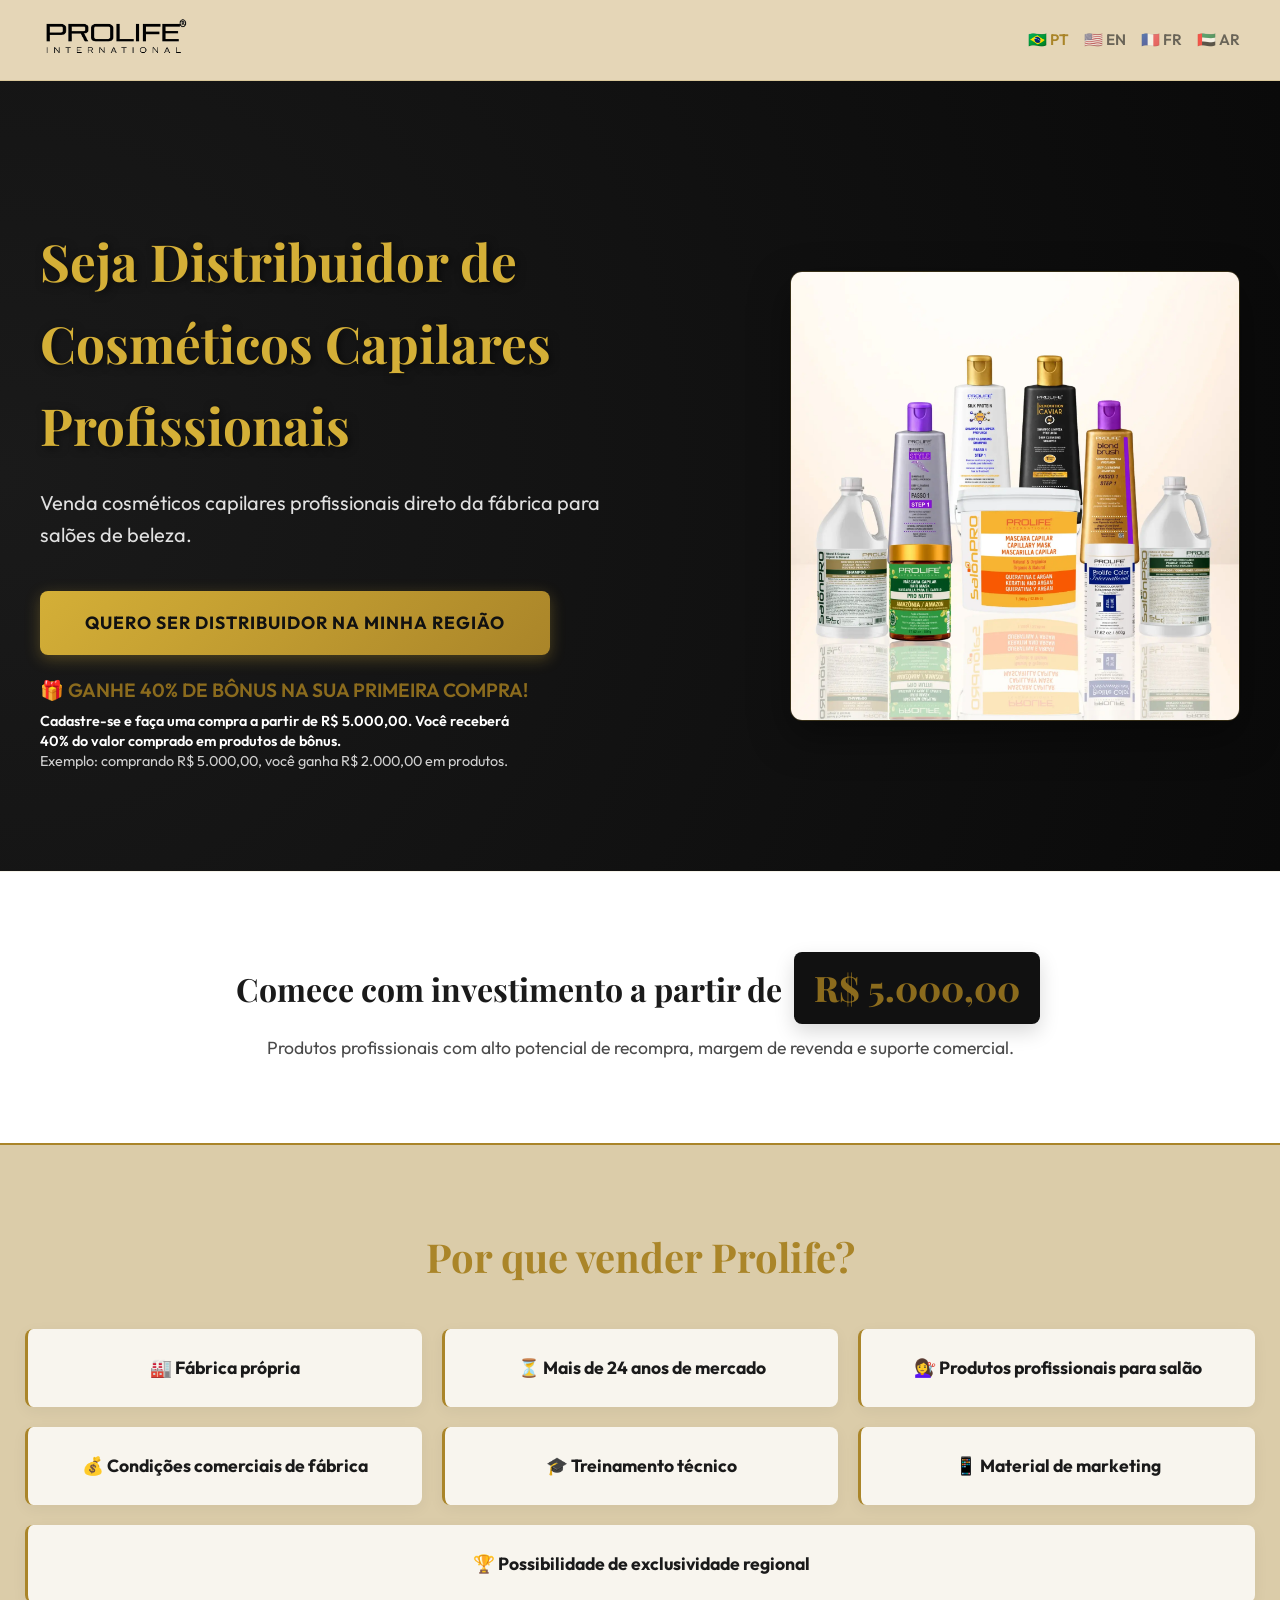
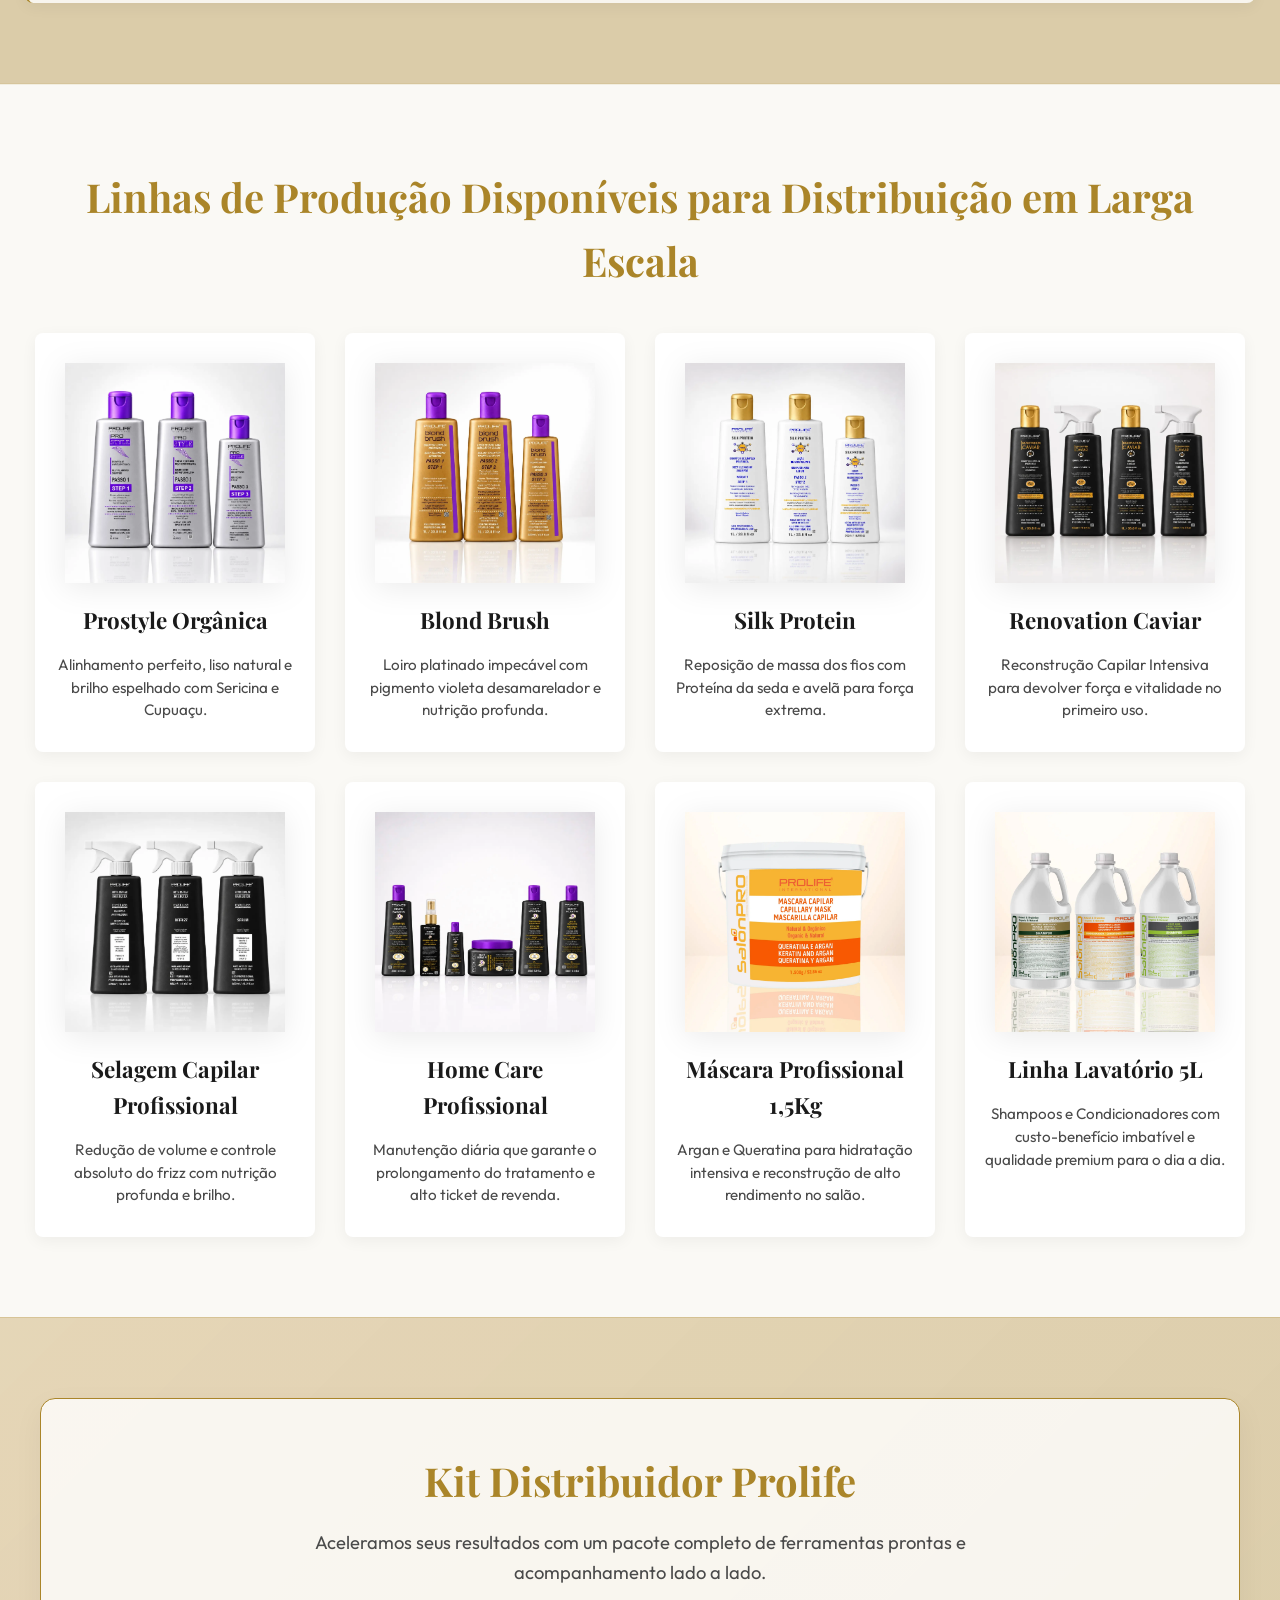
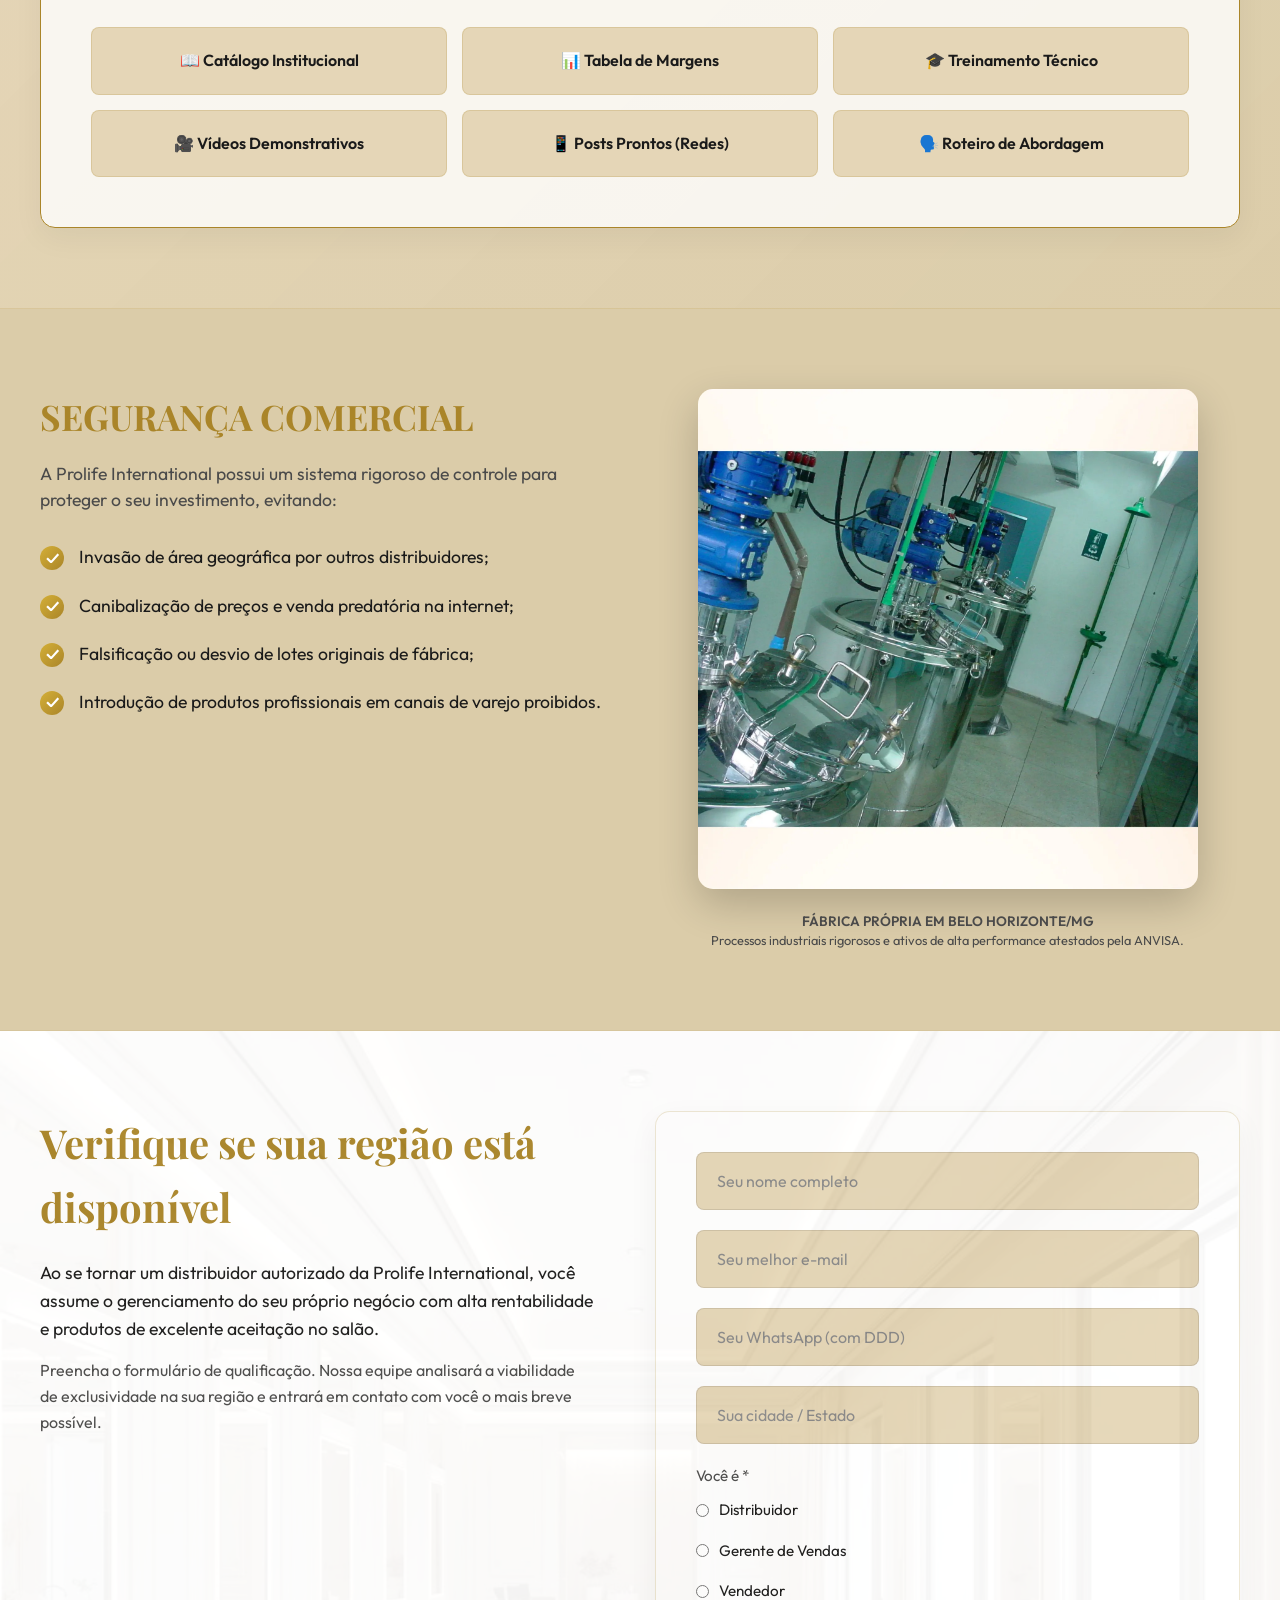
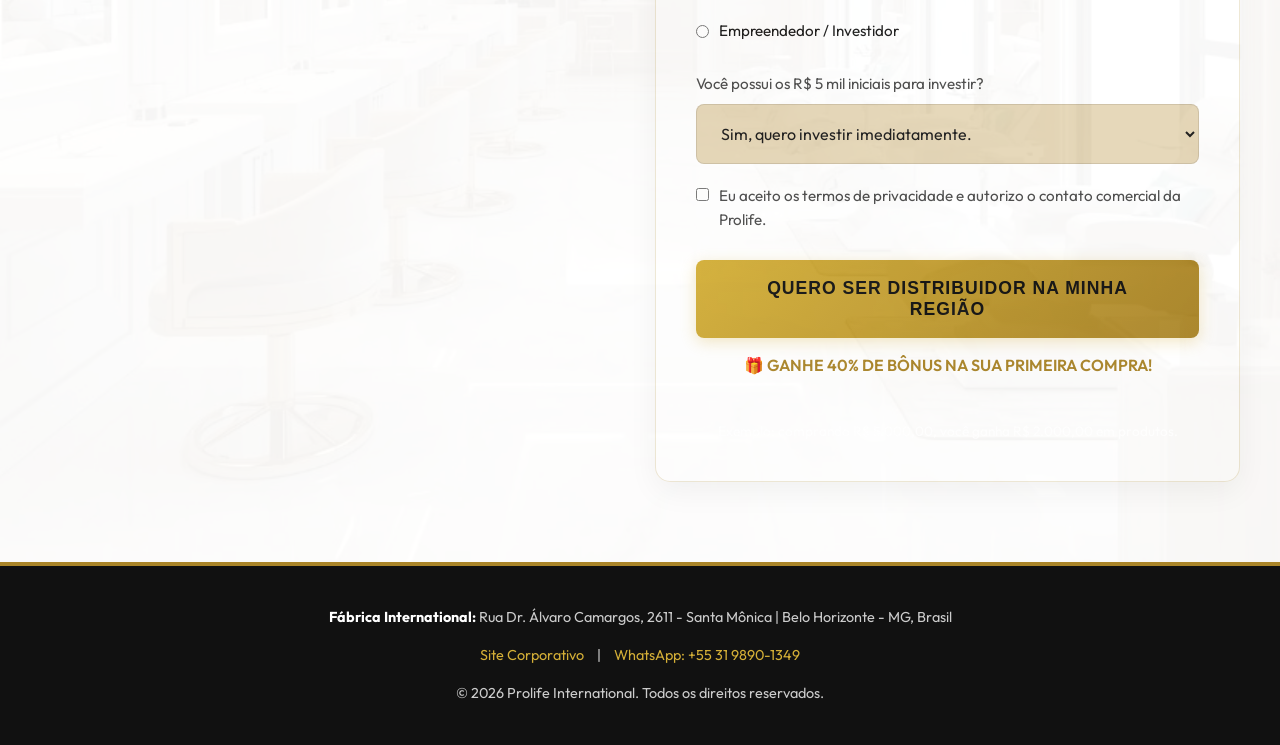
<file: index.html>
<!DOCTYPE html>
<html lang="pt-BR">
<head>
    <!-- Google Tag Manager -->
    <script>(function(w,d,s,l,i){w[l]=w[l]||[];w[l].push({'gtm.start':
    new Date().getTime(),event:'gtm.js'});var f=d.getElementsByTagName(s)[0],
    j=d.createElement(s),dl=l!='dataLayer'?'&l='+l:'';j.async=true;j.src=
    'https://www.googletagmanager.com/gtm.js?id='+i+dl;f.parentNode.insertBefore(j,f);
    })(window,document,'script','dataLayer','GTM-KDRXJK3D');</script>
    <!-- End Google Tag Manager -->
    <meta charset="UTF-8">
    <meta name="viewport" content="width=device-width, initial-scale=1.0">
    <title>Seja Distribuidor de Cosméticos Capilares Profissionais | Prolife</title>
    <meta name="description" content="Seja um distribuidor autorizado da fábrica Prolife International. Linhas completas de cosméticos capilares profissionais para salões de beleza.">
    <meta name="keywords" content="distribuidor de cosméticos, produtos para salão de beleza, cosméticos capilares atacado, fábrica de cosméticos">
    <script type="application/ld+json">
    {
      "@context": "https://schema.org",
      "@type": "WholesaleStore",
      "name": "Prolife International",
      "description": "Distribuidora e fábrica de cosméticos profissionais para salões de beleza.",
      "url": "https://prolifebrazil.com/",
      "category": "Beauty Supply Store",
      "address": {
        "@type": "PostalAddress",
        "streetAddress": "Rua Dr. Álvaro Camargos, 2611 - Santa Mônica",
        "addressLocality": "Belo Horizonte",
        "addressRegion": "MG",
        "addressCountry": "BR"
      }
    }
    </script>
    <script type="application/ld+json">
    {
      "@context": "https://schema.org",
      "@type": "ItemList",
      "name": "Navegação Principal Prolife",
      "itemListElement": [
        {
          "@type": "SiteNavigationElement",
          "position": 1,
          "name": "Seja Distribuidor",
          "url": "https://prolifebrazil.com/#cadastro"
        },
        {
          "@type": "SiteNavigationElement",
          "position": 2,
          "name": "Linhas de Produtos",
          "url": "https://prolifebrazil.com/#produtos"
        },
        {
          "@type": "SiteNavigationElement",
          "position": 3,
          "name": "Vantagens e Benefícios",
          "url": "https://prolifebrazil.com/#beneficios"
        },
        {
          "@type": "SiteNavigationElement",
          "position": 4,
          "name": "Kit do Distribuidor",
          "url": "https://prolifebrazil.com/#kit-distribuidor"
        },
        {
          "@type": "SiteNavigationElement",
          "position": 5,
          "name": "Segurança Comercial",
          "url": "https://prolifebrazil.com/#seguranca-comercial"
        }
      ]
    }
    </script>
    <link rel="preconnect" href="https://fonts.googleapis.com">
    <link rel="preconnect" href="https://fonts.gstatic.com" crossorigin>
    <link href="https://fonts.googleapis.com/css2?family=Outfit:wght@300;400;600&family=Playfair+Display:ital,wght@0,400;0,600;0,700;1,400&display=swap" rel="stylesheet">
    <link rel="stylesheet" href="styles.css?v=2">
</head>
<body>
    <!-- Google Tag Manager (noscript) -->
    <noscript><iframe src="https://www.googletagmanager.com/ns.html?id=GTM-KDRXJK3D"
    height="0" width="0" style="display:none;visibility:hidden"></iframe></noscript>
    <!-- End Google Tag Manager (noscript) -->

    <header>
        <div class="container" style="display: flex; justify-content: space-between; align-items: center; flex-wrap: wrap; gap: 15px;">
            <img alt="Cosméticos Capilares Prolife International" src="img/Logo%20letras%20pretas.png" class="logo-img">
            <div class="lang-selector">
                <a href="/" class="active" title="Português">🇧🇷 PT</a>
                <a href="/en/" title="English">🇺🇸 EN</a>
                <a href="/fr/" title="Français">🇫🇷 FR</a>
                <a href="/ar/" title="العربية">🇦🇪 AR</a>
            </div>
        </div>
    </header>

    <main>
        <!-- 1. Topo -->
        <section class="hero">
            <div class="container hero-content">
                <div class="hero-text">
                    <h1>Seja Distribuidor de Cosméticos Capilares Profissionais</h1>
                    <p>Venda cosméticos capilares profissionais direto da fábrica para salões de beleza.</p>
                    <a href="#cadastro" class="btn-cta">Quero ser distribuidor na minha região</a>
                    <div style="margin-top: 20px; font-weight: 600;">
                        <span style="display: block; font-size: 1.2rem; color: var(--gold-light); margin-bottom: 5px;">🎁 GANHE 40% DE BÔNUS NA SUA PRIMEIRA COMPRA!</span>
                        <span style="display: block; font-size: 0.9rem; color: #ffffff; line-height: 1.4; max-width: 500px;">Cadastre-se e faça uma compra a partir de R$ 5.000,00. Você receberá 40% do valor comprado em produtos de bônus.<br><span style="opacity: 0.8; font-weight: normal;">Exemplo: comprando R$ 5.000,00, você ganha R$ 2.000,00 em produtos.</span></span>
                    </div>
                </div>
                <div class="hero-image">
                    <img src="img/tdprodutos.webp" alt="Cosméticos Capilares Prolife">
                </div>
            </div>
        </section>

        <!-- 2. Oportunidade -->
        <section class="investimento-box">
            <div class="container">
                <h3>Comece com investimento a partir de <span class="tag-valor">R$ 5.000,00</span></h3>
                <p>Produtos profissionais com alto potencial de recompra, margem de revenda e suporte comercial.</p>
            </div>
        </section>

        <!-- 3. Por que vender Prolife -->
        <section class="beneficios" id="beneficios">
            <div class="container">
                <h2>Por que vender Prolife?</h2>
                <div class="row">
                    <div class="beneficio-card"><h4>🏭 Fábrica própria</h4></div>
                    <div class="beneficio-card"><h4>⏳ Mais de 24 anos de mercado</h4></div>
                    <div class="beneficio-card"><h4>💇‍♀️ Produtos profissionais para salão</h4></div>
                    <div class="beneficio-card"><h4>💰 Condições comerciais de fábrica</h4></div>
                    <div class="beneficio-card"><h4>🎓 Treinamento técnico</h4></div>
                    <div class="beneficio-card"><h4>📱 Material de marketing</h4></div>
                    <div class="beneficio-card"><h4>🏆 Possibilidade de exclusividade regional</h4></div>
                </div>
            </div>
        </section>

        <!-- 4. Produtos de maior giro -->
        <section class="produtos-section" id="produtos">
            <div class="container">
                <h2>Linhas de Produção Disponíveis para Distribuição em Larga Escala</h2>
                <div class="row">
                    <div class="produto-card-wrapper">
                        <div class="produto-card">
                            <img src="img/prostyle.webp" alt="Cosmético Capilar Prostyle Orgânica" class="produto-img">
                            <h4>Prostyle Orgânica</h4>
                            <p>Alinhamento perfeito, liso natural e brilho espelhado com Sericina e Cupuaçu.</p>
                        </div>
                    </div>
                    <div class="produto-card-wrapper">
                        <div class="produto-card">
                            <img src="img/blondbrush.webp" alt="Cosmético Capilar Blond Brush" class="produto-img">
                            <h4>Blond Brush</h4>
                            <p>Loiro platinado impecável com pigmento violeta desamarelador e nutrição profunda.</p>
                        </div>
                    </div>
                    <div class="produto-card-wrapper">
                        <div class="produto-card">
                            <img src="img/silkprotein.webp" alt="Cosmético Capilar Silk Protein" class="produto-img">
                            <h4>Silk Protein</h4>
                            <p>Reposição de massa dos fios com Proteína da seda e avelã para força extrema.</p>
                        </div>
                    </div>
                    <div class="produto-card-wrapper">
                        <div class="produto-card">
                            <img src="img/renovationcaviar.webp" alt="Cosmético Capilar Renovation Caviar" class="produto-img">
                            <h4>Renovation Caviar</h4>
                            <p>Reconstrução Capilar Intensiva para devolver força e vitalidade no primeiro uso.</p>
                        </div>
                    </div>
                    <div class="produto-card-wrapper">
                        <div class="produto-card">
                            <img src="img/botoxcapilarhairbotox.webp" alt="Tratamento Capilar Selagem Prolife" class="produto-img">
                            <h4>Selagem Capilar Profissional</h4>
                            <p>Redução de volume e controle absoluto do frizz com nutrição profunda e brilho.</p>
                        </div>
                    </div>
                    <div class="produto-card-wrapper">
                        <div class="produto-card">
                            <img src="img/kitbeauty%20keratin.webp" alt="Cosmético Capilar Home Care Profissional" class="produto-img">
                            <h4>Home Care Profissional</h4>
                            <p>Manutenção diária que garante o prolongamento do tratamento e alto ticket de revenda.</p>
                        </div>
                    </div>
                    <div class="produto-card-wrapper">
                        <div class="produto-card">
                            <img src="img/MÁSCARA%20CAPILAR%20PROFISSIONAL%20–%20ARGAN%20E%20QUERATINA.%201,5G.webp" alt="Cosmético Máscara de Hidratação Capilar Argan e Queratina" class="produto-img">
                            <h4>Máscara Profissional 1,5Kg</h4>
                            <p>Argan e Queratina para hidratação intensiva e reconstrução de alto rendimento no salão.</p>
                        </div>
                    </div>
                    <div class="produto-card-wrapper">
                        <div class="produto-card">
                            <img src="img/SHAMPOOS%20E%20CONDICIONADORES%20PROFISSIONAIS%205L.webp" alt="Cosmético Capilar Linha Lavatório 5L" class="produto-img">
                            <h4>Linha Lavatório 5L</h4>
                            <p>Shampoos e Condicionadores com custo-benefício imbatível e qualidade premium para o dia a dia.</p>
                        </div>
                    </div>
                </div>
            </div>
        </section>

        <!-- 5. Suporte ao distribuidor -->
        <section class="suporte-section" id="kit-distribuidor">
            <div class="container">
                <div class="suporte-box">
                    <h2>Kit Distribuidor Prolife</h2>
                    <p class="destaque">Aceleramos seus resultados com um pacote completo de ferramentas prontas e acompanhamento lado a lado.</p>
                    <div class="suporte-grid">
                        <div class="suporte-item">📖 Catálogo Institucional</div>
                        <div class="suporte-item">📊 Tabela de Margens</div>
                        <div class="suporte-item">🎓 Treinamento Técnico</div>
                        <div class="suporte-item">🎥 Vídeos Demonstrativos</div>
                        <div class="suporte-item">📱 Posts Prontos (Redes)</div>
                        <div class="suporte-item">🗣️ Roteiro de Abordagem</div>
                    </div>
                </div>
            </div>
        </section>

        <!-- 6. Segurança comercial -->
        <section class="seguranca-section" id="seguranca-comercial">
            <div class="container">
                <div class="row">
                    <div class="col-50">
                        <h2>SEGURANÇA COMERCIAL</h2>
                        <h3>A Prolife International possui um sistema rigoroso de controle para proteger o seu investimento, evitando:</h3>
                        <ul class="list-seguranca">
                            <li>Invasão de área geográfica por outros distribuidores;</li>
                            <li>Canibalização de preços e venda predatória na internet;</li>
                            <li>Falsificação ou desvio de lotes originais de fábrica;</li>
                            <li>Introdução de produtos profissionais em canais de varejo proibidos.</li>
                        </ul>
                    </div>
                    <div class="col-50" style="display: flex; align-items: center; justify-content: center;">
                        <div class="box-fabrica-img" style="text-align: center; max-width: 500px; margin: 0 auto;">
                            <img src="img/processos%20industriais%20prolife.webp" alt="Fábrica de Cosméticos Capilares Prolife" style="width: 100%; border-radius: 15px; box-shadow: 0 15px 40px rgba(0,0,0,0.2);">
                            <p style="font-size: 0.85rem; color: var(--text-dim); margin-top: 15px; font-weight: 600; line-height: 1.4;">FÁBRICA PRÓPRIA EM BELO HORIZONTE/MG<br><span style="font-weight: 400; font-size: 0.8rem;">Processos industriais rigorosos e ativos de alta performance atestados pela ANVISA.</span></p>
                        </div>
                    </div>
                </div>
            </div>
        </section>

        <!-- 7. Formulário final -->
        <section class="form-section" id="cadastro">
            <div class="container">
                <div class="row">
                    <div class="col-50">
                        <div style="padding-right: 30px;">
                            <h2 style="font-family: var(--font-serif); color: var(--gold-primary); margin-bottom: 20px; font-size: 2.5rem;">Verifique se sua região está disponível</h2>
                            <p style="font-size: 1.1rem; color: var(--text-light); margin-bottom: 15px;">Ao se tornar um distribuidor autorizado da Prolife International, você assume o gerenciamento do seu próprio negócio com alta rentabilidade e produtos de excelente aceitação no salão.</p>
                            <p style="color: var(--text-dim);">Preencha o formulário de qualificação. Nossa equipe analisará a viabilidade de exclusividade na sua região e entrará em contato com você o mais breve possível.</p>
                        </div>
                    </div>
                    <div class="col-50">
                        <div class="form-wrapper">
                            <form id="prolife-lead-form" method="POST">
                                <div class="form-group">
                                    <input type="text" name="name" placeholder="Seu nome completo" required>
                                </div>
                                <div class="form-group">
                                    <input type="email" name="email" placeholder="Seu melhor e-mail" required>
                                </div>
                                <div class="form-group">
                                    <input type="text" name="whatsapp" placeholder="Seu WhatsApp (com DDD)" required>
                                </div>
                                <div class="form-group">
                                    <input type="text" name="city" placeholder="Sua cidade / Estado" required>
                                </div>
                                <div class="form-group">
                                    <label>Você é *</label>
                                    <div class="radio-group" style="display: flex; flex-direction: column; gap: 8px; margin-top: 10px;">
                                        <label style="display: flex; align-items: center; gap: 10px; font-weight: normal; cursor: pointer; color: var(--text-light);"><input type="radio" name="voce_e" value="Distribuidor" required style="width: auto;"> Distribuidor</label>
                                        <label style="display: flex; align-items: center; gap: 10px; font-weight: normal; cursor: pointer; color: var(--text-light);"><input type="radio" name="voce_e" value="Gerente de Vendas" required style="width: auto;"> Gerente de Vendas</label>
                                        <label style="display: flex; align-items: center; gap: 10px; font-weight: normal; cursor: pointer; color: var(--text-light);"><input type="radio" name="voce_e" value="Vendedor" required style="width: auto;"> Vendedor</label>
                                        <label style="display: flex; align-items: center; gap: 10px; font-weight: normal; cursor: pointer; color: var(--text-light);"><input type="radio" name="voce_e" value="Empreendedor / Investidor" required style="width: auto;"> Empreendedor / Investidor</label>
                                    </div>
                                </div>
                                <div class="form-group">
                                    <label for="invest">Você possui os R$ 5 mil iniciais para investir?</label>
                                    <select name="invest_ready" id="invest" required>
                                        <option value="Sim, quero investir imediatamente.">Sim, quero investir imediatamente.</option>
                                        <option value="Tenho interesse, mas preciso de detalhes.">Tenho interesse, mas preciso de detalhes.</option>
                                    </select>
                                </div>
                                <div class="form-group" style="font-size: 0.85rem; display: flex; align-items: flex-start; gap: 10px;">
                                    <input type="checkbox" id="privacy" style="width: auto; margin-top: 4px;" required>
                                    <label for="privacy">Eu aceito os termos de privacidade e autorizo o contato comercial da Prolife.</label>
                                </div>
                                <button type="submit" class="btn-cta" style="width: 100%;">Quero ser distribuidor na minha região</button>
                                <div style="margin-top: 15px; text-align: center; font-weight: 600;">
                                    <span style="display: block; font-size: 1rem; color: var(--gold-primary); margin-bottom: 5px;">🎁 GANHE 40% DE BÔNUS NA SUA PRIMEIRA COMPRA!</span>
                                    <span style="display: block; font-size: 0.85rem; color: #ffffff; line-height: 1.4;">Cadastre-se e faça uma compra a partir de R$ 5.000,00. Você receberá 40% do valor comprado em produtos de bônus.<br><span style="opacity: 0.8; font-weight: normal;">Exemplo: comprando R$ 5.000,00, você ganha R$ 2.000,00 em produtos.</span></span>
                                </div>
                            </form>
                        </div>
                    </div>
                </div>
            </div>
        </section>
    </main>

    <footer>
        <div class="container" style="display: flex; align-items: center; justify-content: center; flex-wrap: wrap; gap: 20px;">
            <div class="footer-content" style="text-align: center;">
                <p><strong>Fábrica International:</strong> Rua Dr. Álvaro Camargos, 2611 - Santa Mônica | Belo Horizonte - MG, Brasil</p>
                <p style="margin: 15px 0;">
                    <a href="https://www.prolifeinternational.com.br/" target="_blank">Site Corporativo</a> | 
                    <a href="https://wa.me/553198901349" target="_blank">WhatsApp: +55 31 9890-1349</a>
                </p>
                <p>© 2026 Prolife International. Todos os direitos reservados.</p>
            </div>
        </div>
    </footer>

    <!-- SCRIPT DE ENVIO DO FORMULÁRIO -->
    <script>
    document.addEventListener('DOMContentLoaded', function () {
        const form = document.getElementById('prolife-lead-form');
        if (form) {
            form.addEventListener('submit', function (e) {
                e.preventDefault();
                
                const nome = form.querySelector('[name="name"]').value;
                const email = form.querySelector('[name="email"]').value;
                const zap = form.querySelector('[name="whatsapp"]').value;
                const city = form.querySelector('[name="city"]').value;
                
                let role = "Não informado";
                const roleEl = form.querySelector('input[name="voce_e"]:checked');
                if (roleEl) role = roleEl.value;
                
                const invest = form.querySelector('[name="invest_ready"]').value;
                
                let msg = "Olá! Tenho interesse em ser distribuidor Prolife.\n\n";
                msg += "*Nome:* " + nome + "\n";
                msg += "*E-mail:* " + email + "\n";
                msg += "*WhatsApp:* " + zap + "\n";
                msg += "*Cidade/Estado:* " + city + "\n";
                msg += "*Atuo como:* " + role + "\n";
                msg += "*Sobre o Investimento:* " + invest;
                
                const waUrl = "https://api.whatsapp.com/send?phone=553198901349&text=" + encodeURIComponent(msg);
                
                // Salva o link para a página de obrigado
                localStorage.setItem('wa_link', waUrl);
                
                // Envia os dados para a Planilha do Google Sheets
                const scriptURL = "https://script.google.com/macros/s/AKfycbwHma_uNEJ9ZJBJ2dfF7UtSPkAgPgcz4TCxY8XT2UGP70fh-w7qHgR8skQDnD1xt_MT/exec";
                const payload = {
                    name: nome,
                    email: email,
                    whatsapp: zap,
                    city: city,
                    voce_e: role,
                    invest_ready: invest
                };

                fetch(scriptURL, {
                    method: 'POST',
                    mode: 'no-cors',
                    headers: { 'Content-Type': 'application/json' },
                    body: JSON.stringify(payload)
                }).finally(function () {
                    window.location.href = "obrigado.html";
                });
            });
        }
    });
    </script>
</body>
</html>
</file>
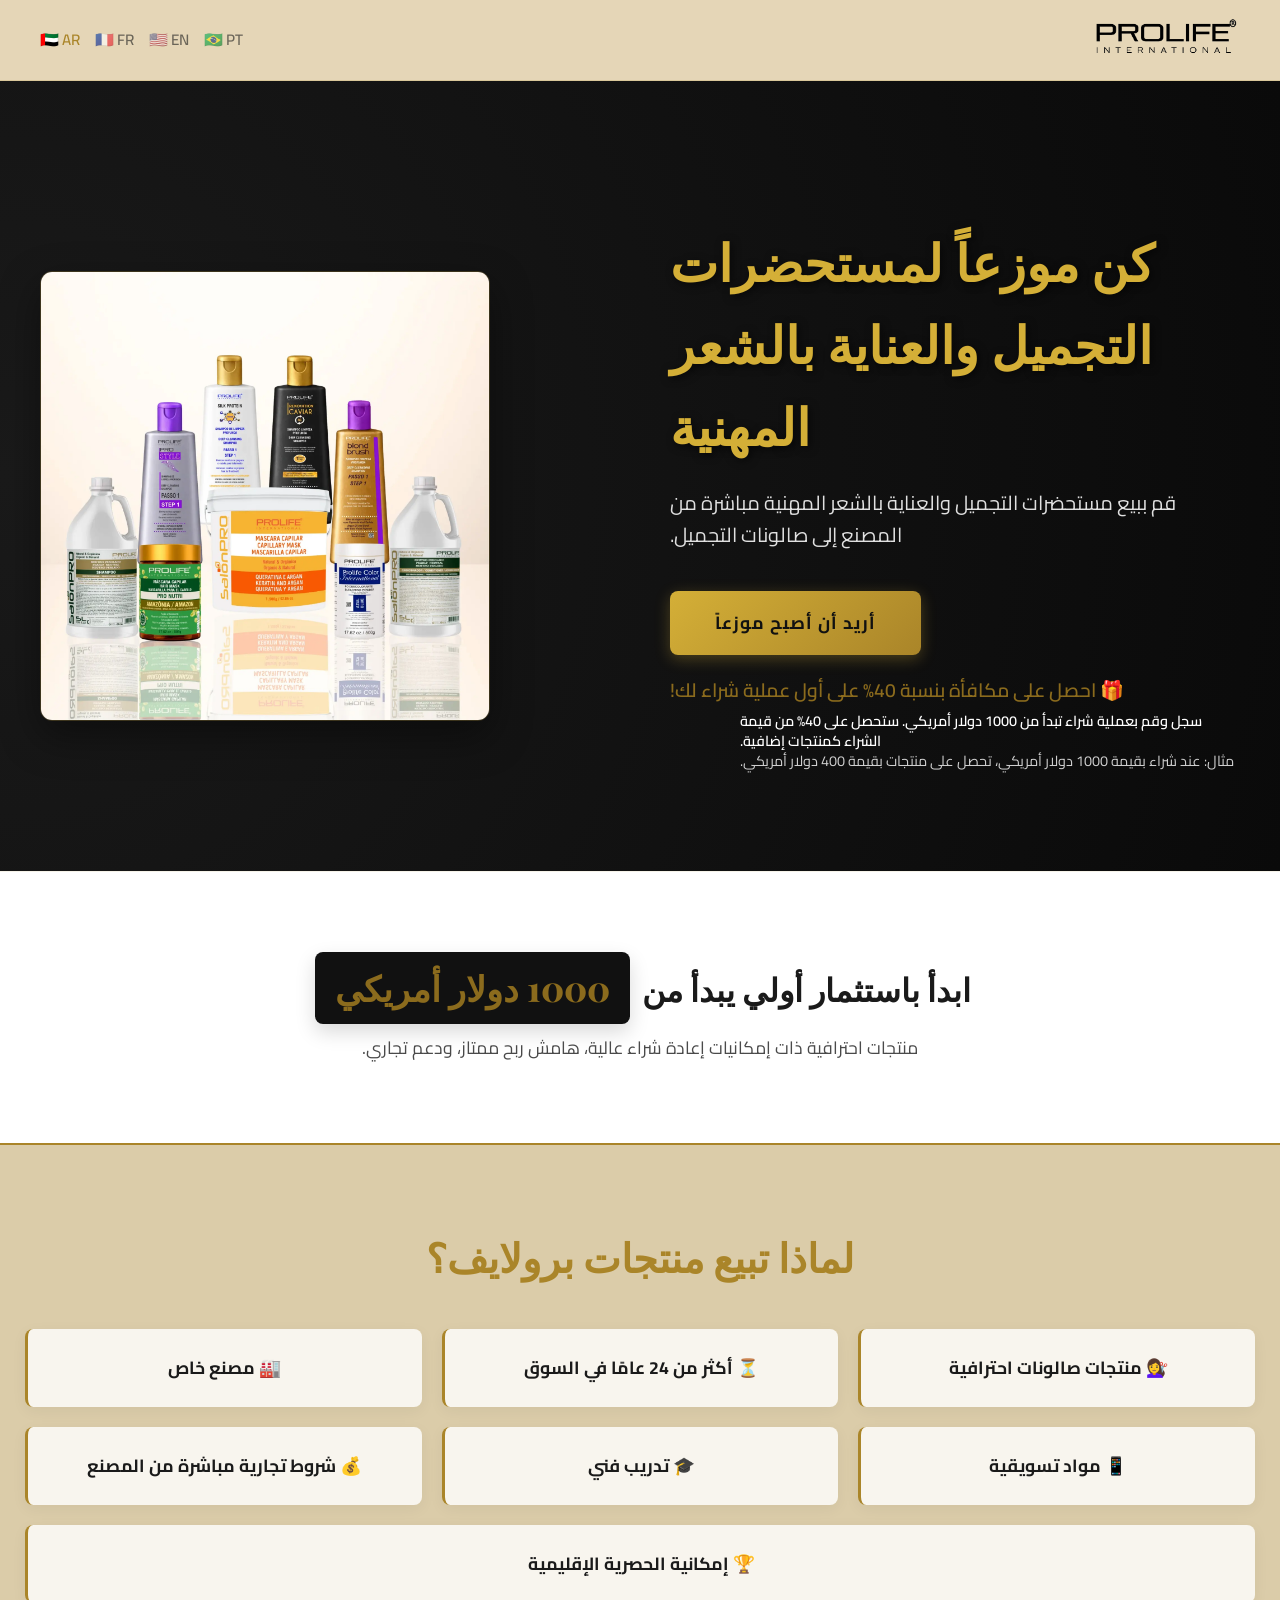
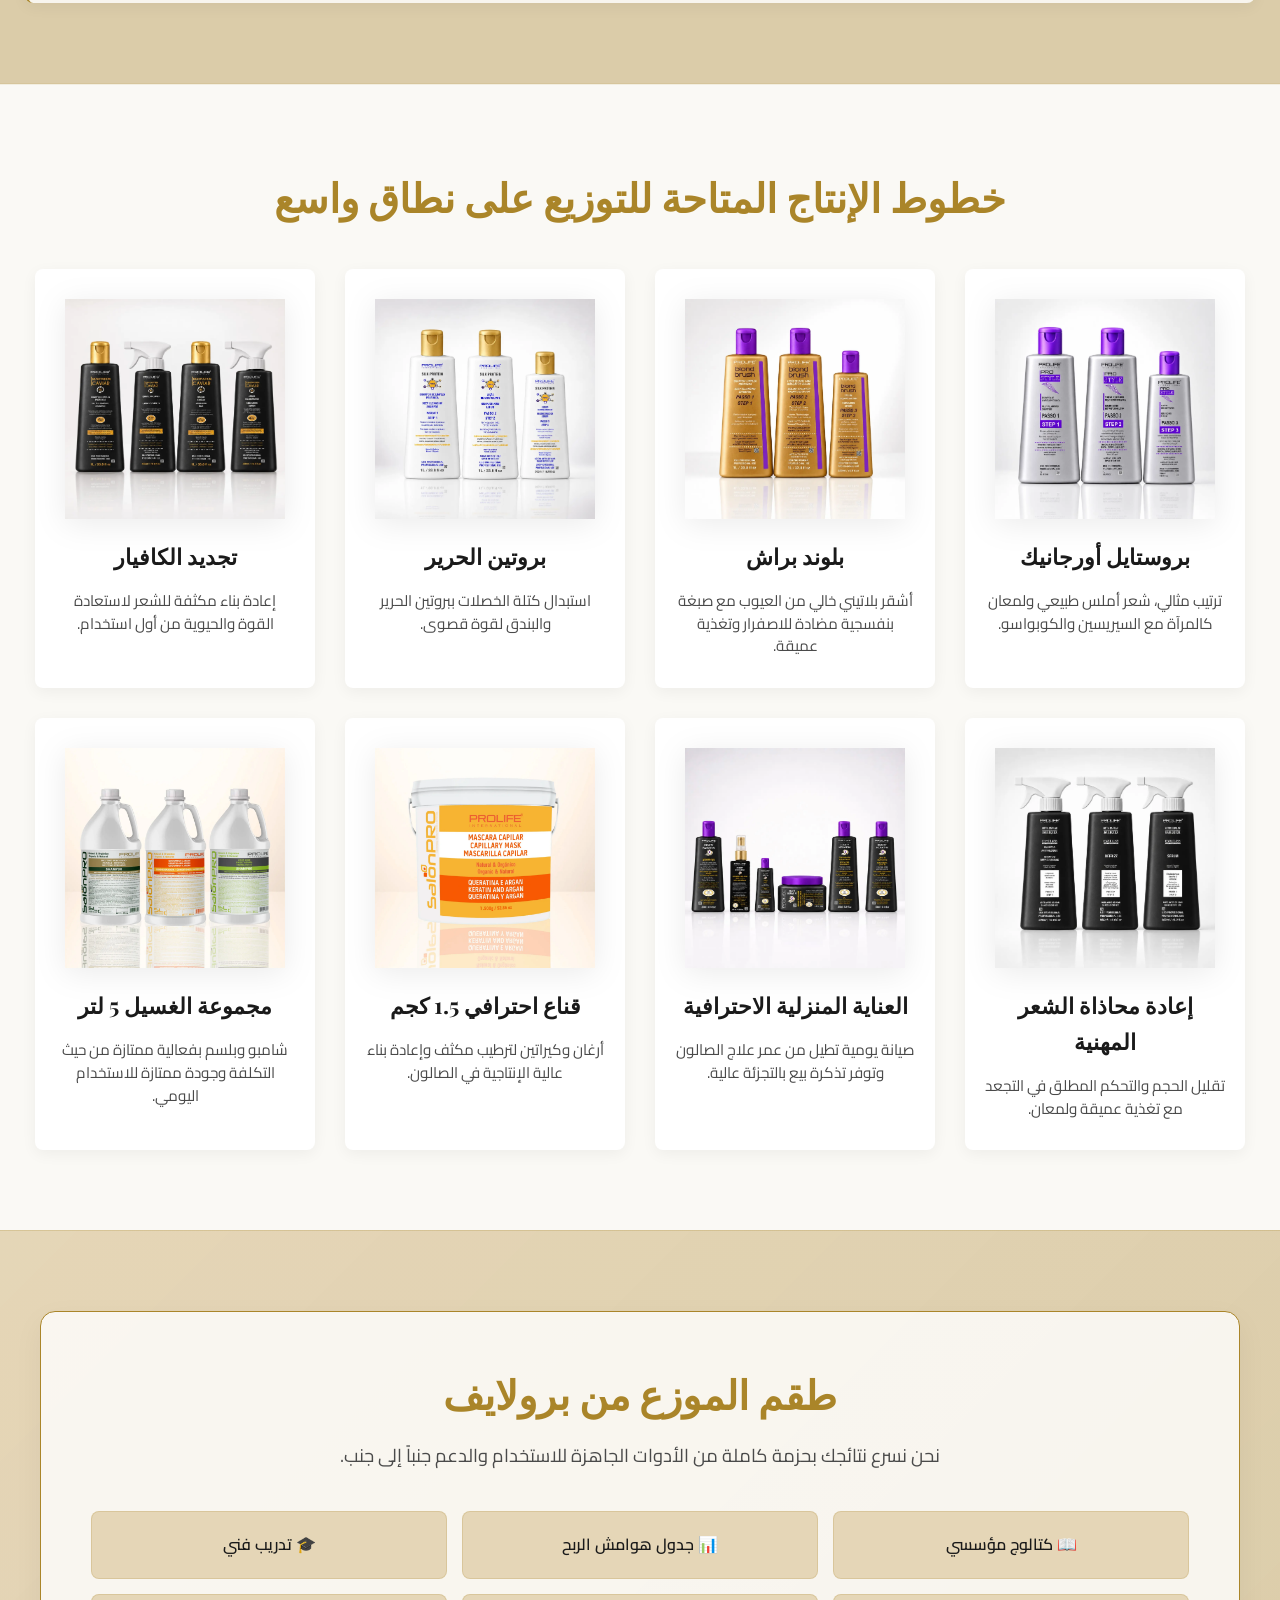
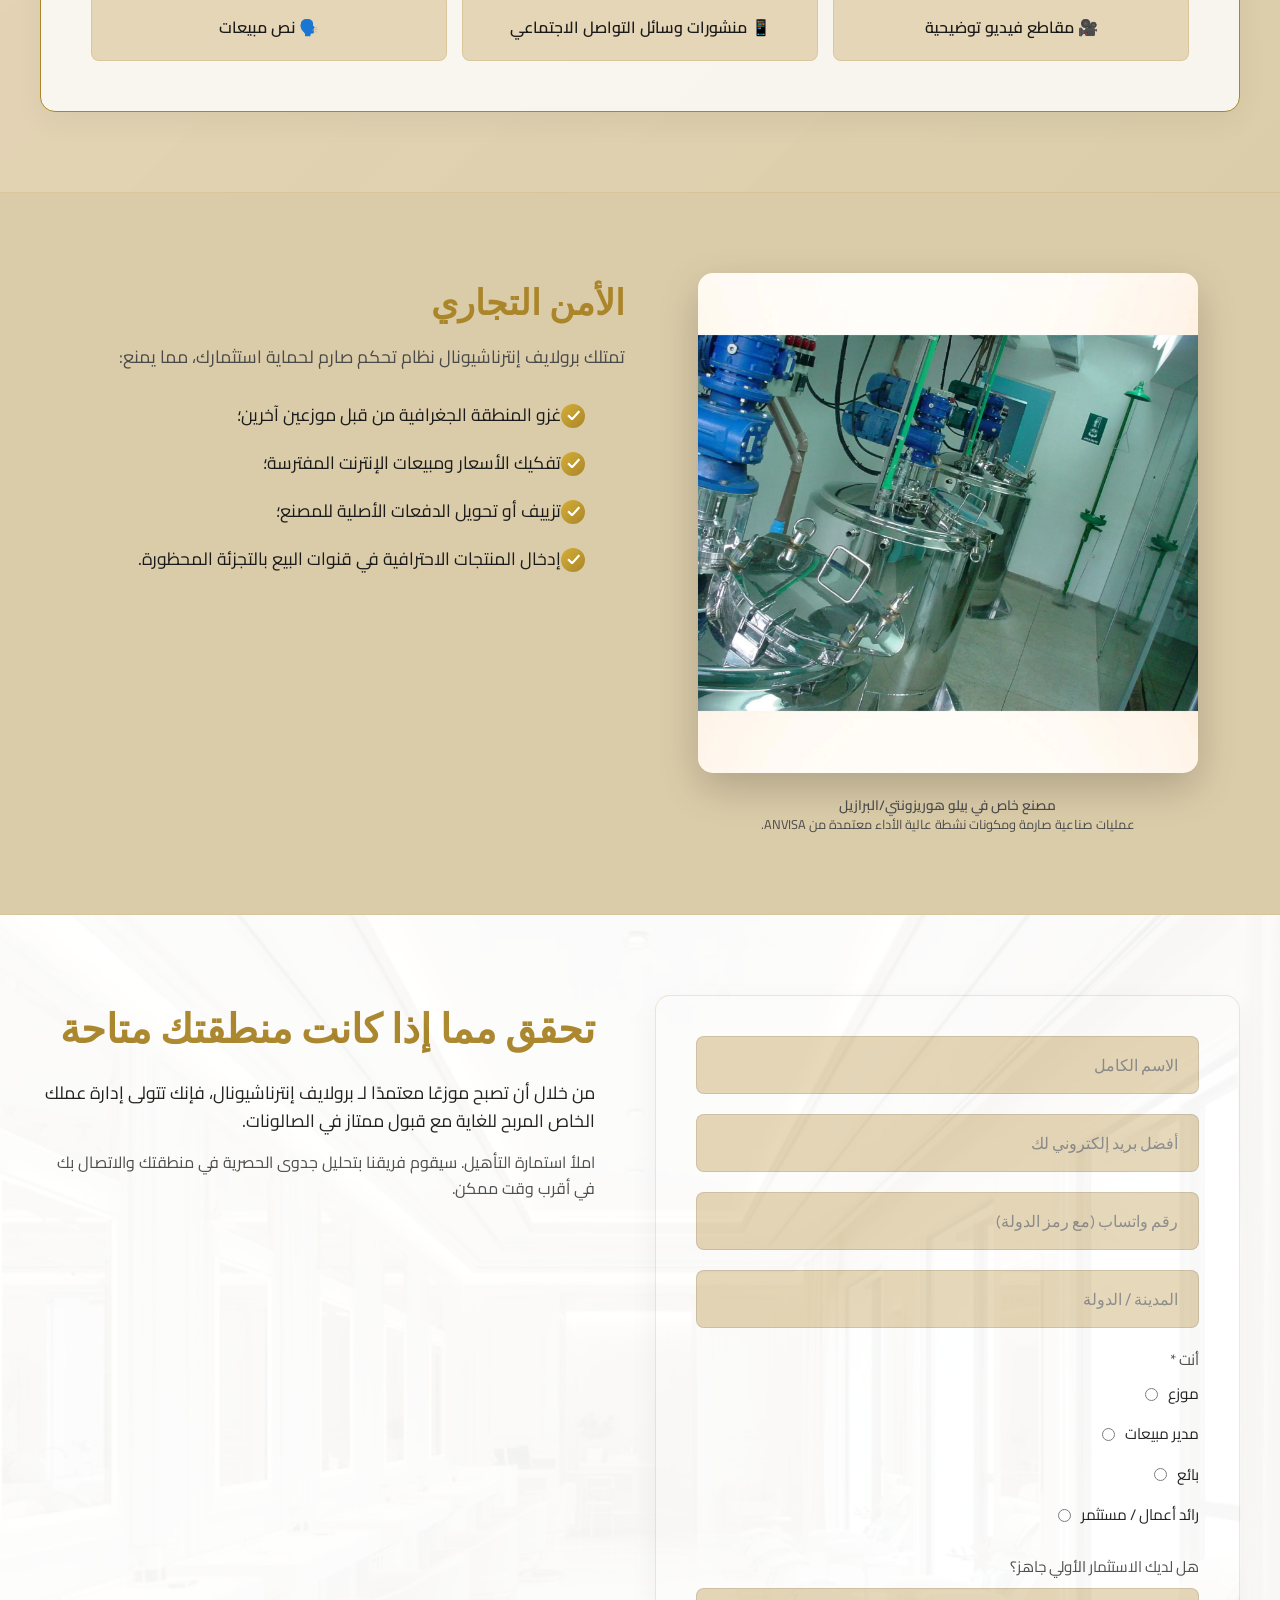
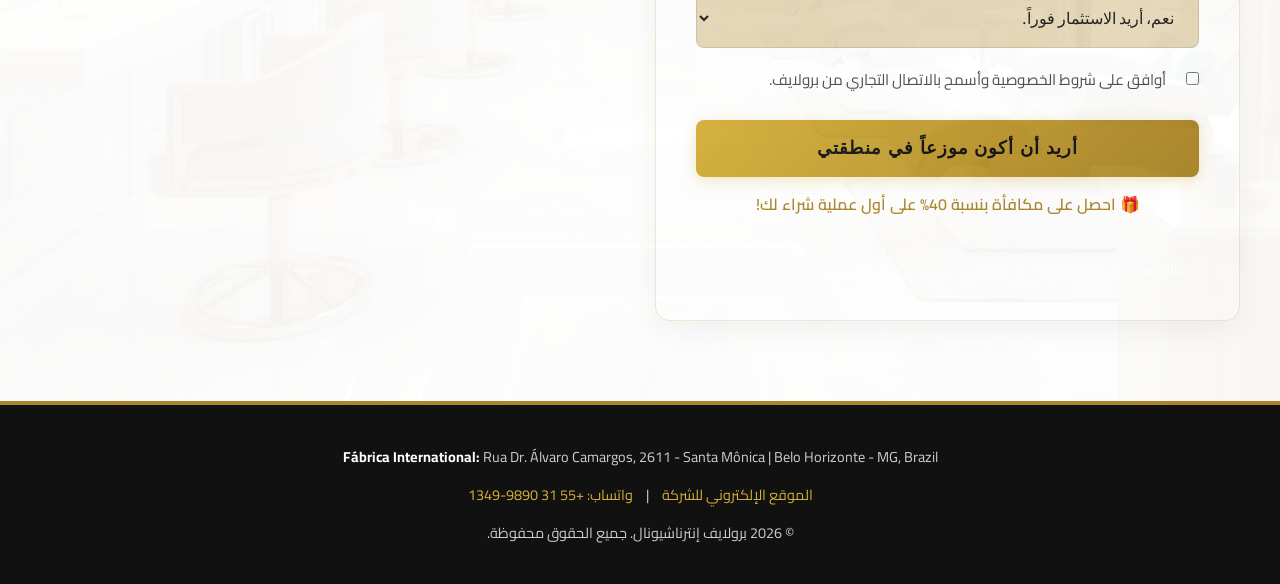
<file: ar/index.html>
<!DOCTYPE html>
<html lang="ar" dir="rtl">
<head>
    <!-- Google Tag Manager -->
    <script>(function(w,d,s,l,i){w[l]=w[l]||[];w[l].push({'gtm.start':
    new Date().getTime(),event:'gtm.js'});var f=d.getElementsByTagName(s)[0],
    j=d.createElement(s),dl=l!='dataLayer'?'&l='+l:'';j.async=true;j.src=
    'https://www.googletagmanager.com/gtm.js?id='+i+dl;f.parentNode.insertBefore(j,f);
    })(window,document,'script','dataLayer','GTM-KDRXJK3D');</script>
    <!-- End Google Tag Manager -->
    <meta charset="UTF-8">
    <meta name="viewport" content="width=device-width, initial-scale=1.0">
    <title>كن موزعاً لمستحضرات التجميل والعناية بالشعر المهنية | برولايف</title>
    <meta name="description" content="كن موزعاً معتمداً لمصنع برولايف إنترناشيونال. خطوط متكاملة من مستحضرات التجميل والعناية بالشعر المهنية لصالونات التجميل.">
    <meta name="keywords" content="موزع مستحضرات تجميل, منتجات صالونات التجميل, مستحضرات العناية بالشعر بالجملة, مصنع مستحضرات تجميل">
    <script type="application/ld+json">
    {
      "@context": "https://schema.org",
      "@type": "WholesaleStore",
      "name": "Prolife International",
      "description": "موزع ومصنع لمستحضرات التجميل المهنية لصالونات التجميل.",
      "url": "https://prolifebrazil.com/",
      "category": "Beauty Supply Store",
      "address": {
        "@type": "PostalAddress",
        "streetAddress": "Rua Dr. Álvaro Camargos, 2611 - Santa Mônica",
        "addressLocality": "Belo Horizonte",
        "addressRegion": "MG",
        "addressCountry": "BR"
      }
    }
    </script>
    <link rel="preconnect" href="https://fonts.googleapis.com">
    <link rel="preconnect" href="https://fonts.gstatic.com" crossorigin>
    <link href="https://fonts.googleapis.com/css2?family=Outfit:wght@300;400;600&family=Playfair+Display:ital,wght@0,400;0,600;0,700;1,400&family=Cairo:wght@400;600;700&display=swap" rel="stylesheet">
    <link rel="stylesheet" href="../styles.css?v=19">
    <style>
        body { font-family: 'Cairo', 'Outfit', sans-serif; }
    </style>
</head>
<body>
    <!-- Google Tag Manager (noscript) -->
    <noscript><iframe src="https://www.googletagmanager.com/ns.html?id=GTM-KDRXJK3D"
    height="0" width="0" style="display:none;visibility:hidden"></iframe></noscript>
    <!-- End Google Tag Manager (noscript) -->

    <header>
        <div class="container" style="display: flex; justify-content: space-between; align-items: center; flex-wrap: wrap; gap: 15px;">
            <img alt="مستحضرات التجميل والعناية بالشعر برولايف إنترناشيونال" src="../img/Logo%20letras%20pretas.png" class="logo-img">
            <div class="lang-selector">
                <a href="/" title="Português">🇧🇷 PT</a>
                <a href="/en/" title="English">🇺🇸 EN</a>
                <a href="/fr/" title="Français">🇫🇷 FR</a>
                <a href="/ar/" class="active" title="العربية">🇦🇪 AR</a>
            </div>
        </div>
    </header>

    <main>
        <!-- 1. Topo -->
        <section class="hero">
            <div class="container hero-content">
                <div class="hero-text">
                    <h1>كن موزعاً لمستحضرات التجميل والعناية بالشعر المهنية</h1>
                    <p>قم ببيع مستحضرات التجميل والعناية بالشعر المهنية مباشرة من المصنع إلى صالونات التجميل.</p>
                    <a href="#cadastro" class="btn-cta">أريد أن أصبح موزعاً</a>
                    <div style="margin-top: 20px; font-weight: 600;">
                        <span style="display: block; font-size: 1.2rem; color: var(--gold-light); margin-bottom: 5px;">🎁 احصل على مكافأة بنسبة 40% على أول عملية شراء لك!</span>
                        <span style="display: block; font-size: 0.9rem; color: #ffffff; line-height: 1.4; max-width: 500px;">سجل وقم بعملية شراء تبدأ من 1000 دولار أمريكي. ستحصل على 40% من قيمة الشراء كمنتجات إضافية.<br><span style="opacity: 0.8; font-weight: normal;">مثال: عند شراء بقيمة 1000 دولار أمريكي، تحصل على منتجات بقيمة 400 دولار أمريكي.</span></span>
                    </div>
                </div>
                <div class="hero-image">
                    <img src="../img/tdprodutos.webp" alt="مستحضرات التجميل والعناية بالشعر برولايف">
                </div>
            </div>
        </section>

        <!-- 2. Oportunidade -->
        <section class="investimento-box">
            <div class="container">
                <h3>ابدأ باستثمار أولي يبدأ من <span class="tag-valor">1000 دولار أمريكي</span></h3>
                <p>منتجات احترافية ذات إمكانيات إعادة شراء عالية، هامش ربح ممتاز، ودعم تجاري.</p>
            </div>
        </section>

        <!-- 3. Por que vender Prolife -->
        <section class="beneficios" id="beneficios">
            <div class="container">
                <h2>لماذا تبيع منتجات برولايف؟</h2>
                <div class="row">
                    <div class="beneficio-card"><h4>🏭 مصنع خاص</h4></div>
                    <div class="beneficio-card"><h4>⏳ أكثر من 24 عامًا في السوق</h4></div>
                    <div class="beneficio-card"><h4>💇‍♀️ منتجات صالونات احترافية</h4></div>
                    <div class="beneficio-card"><h4>💰 شروط تجارية مباشرة من المصنع</h4></div>
                    <div class="beneficio-card"><h4>🎓 تدريب فني</h4></div>
                    <div class="beneficio-card"><h4>📱 مواد تسويقية</h4></div>
                    <div class="beneficio-card"><h4>🏆 إمكانية الحصرية الإقليمية</h4></div>
                </div>
            </div>
        </section>

        <!-- 4. Produtos de maior giro -->
        <section class="produtos-section" id="produtos">
            <div class="container">
                <h2>خطوط الإنتاج المتاحة للتوزيع على نطاق واسع</h2>
                <div class="row">
                    <div class="produto-card-wrapper">
                        <div class="produto-card">
                            <img src="../img/prostyle.webp" alt="مستحضر العناية بالشعر بروستايل أورجانيك" class="produto-img">
                            <h4>بروستايل أورجانيك</h4>
                            <p>ترتيب مثالي، شعر أملس طبيعي ولمعان كالمرآة مع السيريسين والكوبواسو.</p>
                        </div>
                    </div>
                    <div class="produto-card-wrapper">
                        <div class="produto-card">
                            <img src="../img/blondbrush.webp" alt="مستحضر العناية بالشعر بلوند براش" class="produto-img">
                            <h4>بلوند براش</h4>
                            <p>أشقر بلاتيني خالي من العيوب مع صبغة بنفسجية مضادة للاصفرار وتغذية عميقة.</p>
                        </div>
                    </div>
                    <div class="produto-card-wrapper">
                        <div class="produto-card">
                            <img src="../img/silkprotein.webp" alt="مستحضر العناية بالشعر بروتين الحرير" class="produto-img">
                            <h4>بروتين الحرير</h4>
                            <p>استبدال كتلة الخصلات ببروتين الحرير والبندق لقوة قصوى.</p>
                        </div>
                    </div>
                    <div class="produto-card-wrapper">
                        <div class="produto-card">
                            <img src="../img/renovationcaviar.webp" alt="مستحضر العناية بالشعر تجديد الكافيار" class="produto-img">
                            <h4>تجديد الكافيار</h4>
                            <p>إعادة بناء مكثفة للشعر لاستعادة القوة والحيوية من أول استخدام.</p>
                        </div>
                    </div>
                    <div class="produto-card-wrapper">
                        <div class="produto-card">
                            <img src="../img/botoxcapilarhairbotox.webp" alt="مستحضر إعادة محاذاة الشعر المهني برولايف" class="produto-img">
                            <h4>إعادة محاذاة الشعر المهنية</h4>
                            <p>تقليل الحجم والتحكم المطلق في التجعد مع تغذية عميقة ولمعان.</p>
                        </div>
                    </div>
                    <div class="produto-card-wrapper">
                        <div class="produto-card">
                            <img src="../img/kitbeauty%20keratin.webp" alt="مستحضر العناية بالشعر المنزلية المهنية" class="produto-img">
                            <h4>العناية المنزلية الاحترافية</h4>
                            <p>صيانة يومية تطيل من عمر علاج الصالون وتوفر تذكرة بيع بالتجزئة عالية.</p>
                        </div>
                    </div>
                    <div class="produto-card-wrapper">
                        <div class="produto-card">
                            <img src="../img/MÁSCARA%20CAPILAR%20PROFISSIONAL%20–%20ARGAN%20E%20QUERATINA.%201,5G.webp" alt="مستحضر قناع ترطيب الشعر بالأرغان والكيراتين" class="produto-img">
                            <h4>قناع احترافي 1.5 كجم</h4>
                            <p>أرغان وكيراتين لترطيب مكثف وإعادة بناء عالية الإنتاجية في الصالون.</p>
                        </div>
                    </div>
                    <div class="produto-card-wrapper">
                        <div class="produto-card">
                            <img src="../img/SHAMPOOS%20E%20CONDICIONADORES%20PROFISSIONAIS%205L.webp" alt="مستحضر العناية بالشعر مجموعة الغسيل 5 لتر" class="produto-img">
                            <h4>مجموعة الغسيل 5 لتر</h4>
                            <p>شامبو وبلسم بفعالية ممتازة من حيث التكلفة وجودة ممتازة للاستخدام اليومي.</p>
                        </div>
                    </div>
                </div>
            </div>
        </section>

        <!-- 5. Suporte ao distribuidor -->
        <section class="suporte-section" id="kit-distribuidor">
            <div class="container">
                <div class="suporte-box">
                    <h2>طقم الموزع من برولايف</h2>
                    <p class="destaque">نحن نسرع نتائجك بحزمة كاملة من الأدوات الجاهزة للاستخدام والدعم جنباً إلى جنب.</p>
                    <div class="suporte-grid">
                        <div class="suporte-item">📖 كتالوج مؤسسي</div>
                        <div class="suporte-item">📊 جدول هوامش الربح</div>
                        <div class="suporte-item">🎓 تدريب فني</div>
                        <div class="suporte-item">🎥 مقاطع فيديو توضيحية</div>
                        <div class="suporte-item">📱 منشورات وسائل التواصل الاجتماعي</div>
                        <div class="suporte-item">🗣️ نص مبيعات</div>
                    </div>
                </div>
            </div>
        </section>

        <!-- 6. Segurança comercial -->
        <section class="seguranca-section" id="seguranca-comercial">
            <div class="container">
                <div class="row">
                    <div class="col-50">
                        <h2>الأمن التجاري</h2>
                        <h3>تمتلك برولايف إنترناشيونال نظام تحكم صارم لحماية استثمارك، مما يمنع:</h3>
                        <ul class="list-seguranca">
                            <li>غزو المنطقة الجغرافية من قبل موزعين آخرين؛</li>
                            <li>تفكيك الأسعار ومبيعات الإنترنت المفترسة؛</li>
                            <li>تزييف أو تحويل الدفعات الأصلية للمصنع؛</li>
                            <li>إدخال المنتجات الاحترافية في قنوات البيع بالتجزئة المحظورة.</li>
                        </ul>
                    </div>
                    <div class="col-50" style="display: flex; align-items: center; justify-content: center;">
                        <div class="box-fabrica-img" style="text-align: center; max-width: 500px; margin: 0 auto;">
                            <img src="../img/processos%20industriais%20prolife.webp" alt="مصنع مستحضرات التجميل والعناية بالشعر برولايف" style="width: 100%; border-radius: 15px; box-shadow: 0 15px 40px rgba(0,0,0,0.2);">
                            <p style="font-size: 0.85rem; color: var(--text-dim); margin-top: 15px; font-weight: 600; line-height: 1.4;">مصنع خاص في بيلو هوريزونتي/البرازيل<br><span style="font-weight: 400; font-size: 0.8rem;">عمليات صناعية صارمة ومكونات نشطة عالية الأداء معتمدة من ANVISA.</span></p>
                        </div>
                    </div>
                </div>
            </div>
        </section>

        <!-- 7. Formulário final -->
        <section class="form-section" id="cadastro">
            <div class="container">
                <div class="row">
                    <div class="col-50">
                        <div style="padding-right: 30px;">
                            <h2 style="font-family: var(--font-serif); color: var(--gold-primary); margin-bottom: 20px; font-size: 2.5rem;">تحقق مما إذا كانت منطقتك متاحة</h2>
                            <p style="font-size: 1.1rem; color: var(--text-light); margin-bottom: 15px;">من خلال أن تصبح موزعًا معتمدًا لـ برولايف إنترناشيونال، فإنك تتولى إدارة عملك الخاص المربح للغاية مع قبول ممتاز في الصالونات.</p>
                            <p style="color: var(--text-dim);">املأ استمارة التأهيل. سيقوم فريقنا بتحليل جدوى الحصرية في منطقتك والاتصال بك في أقرب وقت ممكن.</p>
                        </div>
                    </div>
                    <div class="col-50">
                        <div class="form-wrapper">
                            <form id="prolife-lead-form" method="POST">
                                <div class="form-group">
                                    <input type="text" name="name" placeholder="الاسم الكامل" required>
                                </div>
                                <div class="form-group">
                                    <input type="email" name="email" placeholder="أفضل بريد إلكتروني لك" required>
                                </div>
                                <div class="form-group">
                                    <input type="text" name="whatsapp" placeholder="رقم واتساب (مع رمز الدولة)" required>
                                </div>
                                <div class="form-group">
                                    <input type="text" name="city" placeholder="المدينة / الدولة" required>
                                </div>
                                <div class="form-group">
                                    <label>أنت *</label>
                                    <div class="radio-group" style="display: flex; flex-direction: column; gap: 8px; margin-top: 10px;">
                                        <label style="display: flex; align-items: center; gap: 10px; font-weight: normal; cursor: pointer; color: var(--text-light);"><input type="radio" name="voce_e" value="موزع" required style="width: auto;"> موزع</label>
                                        <label style="display: flex; align-items: center; gap: 10px; font-weight: normal; cursor: pointer; color: var(--text-light);"><input type="radio" name="voce_e" value="مدير مبيعات" required style="width: auto;"> مدير مبيعات</label>
                                        <label style="display: flex; align-items: center; gap: 10px; font-weight: normal; cursor: pointer; color: var(--text-light);"><input type="radio" name="voce_e" value="بائع" required style="width: auto;"> بائع</label>
                                        <label style="display: flex; align-items: center; gap: 10px; font-weight: normal; cursor: pointer; color: var(--text-light);"><input type="radio" name="voce_e" value="رائد أعمال / مستثمر" required style="width: auto;"> رائد أعمال / مستثمر</label>
                                    </div>
                                </div>
                                <div class="form-group">
                                    <label for="invest">هل لديك الاستثمار الأولي جاهز؟</label>
                                    <select name="invest_ready" id="invest" required>
                                        <option value="نعم، أريد الاستثمار فوراً.">نعم، أريد الاستثمار فوراً.</option>
                                        <option value="أنا مهتم، لكنني بحاجة إلى مزيد من التفاصيل.">أنا مهتم، لكنني بحاجة إلى مزيد من التفاصيل.</option>
                                    </select>
                                </div>
                                <div class="form-group" style="font-size: 0.85rem; display: flex; align-items: flex-start; gap: 10px;">
                                    <input type="checkbox" id="privacy" style="width: auto; margin-top: 4px;" required>
                                    <label for="privacy">أوافق على شروط الخصوصية وأسمح بالاتصال التجاري من برولايف.</label>
                                </div>
                                <button type="submit" class="btn-cta" style="width: 100%;">أريد أن أكون موزعاً في منطقتي</button>
                                <div style="margin-top: 15px; text-align: center; font-weight: 600;">
                                    <span style="display: block; font-size: 1rem; color: var(--gold-primary); margin-bottom: 5px;">🎁 احصل على مكافأة بنسبة 40% على أول عملية شراء لك!</span>
                                    <span style="display: block; font-size: 0.85rem; color: #ffffff; line-height: 1.4;">سجل وقم بعملية شراء تبدأ من 1000 دولار أمريكي. ستحصل على 40% من قيمة الشراء كمنتجات إضافية.<br><span style="opacity: 0.8; font-weight: normal;">مثال: عند شراء بقيمة 1000 دولار أمريكي، تحصل على منتجات بقيمة 400 دولار أمريكي.</span></span>
                                </div>
                            </form>
                        </div>
                    </div>
                </div>
            </div>
        </section>
    </main>

    <footer>
        <div class="container" style="display: flex; align-items: center; justify-content: center; flex-wrap: wrap; gap: 20px;">
            <div class="footer-content" style="text-align: center;">
                <p><strong>Fábrica International:</strong> Rua Dr. Álvaro Camargos, 2611 - Santa Mônica | Belo Horizonte - MG, Brazil</p>
                <p style="margin: 15px 0;">
                    <a href="https://prolifebrazil.com/" target="_blank">الموقع الإلكتروني للشركة</a> | 
                    <a href="https://api.whatsapp.com/send?phone=553198901349" target="_blank">واتساب: +55 31 9890-1349</a>
                </p>
                <p>© 2026 برولايف إنترناشيونال. جميع الحقوق محفوظة.</p>
            </div>
        </div>
    </footer>

    <!-- SCRIPT DE ENVIO DO FORMULÁRIO -->
    <script>
    document.addEventListener('DOMContentLoaded', function () {
        const form = document.getElementById('prolife-lead-form');
        if (form) {
            form.addEventListener('submit', function (e) {
                e.preventDefault();
                
                const nome = form.querySelector('[name="name"]').value;
                const email = form.querySelector('[name="email"]').value;
                const zap = form.querySelector('[name="whatsapp"]').value;
                const city = form.querySelector('[name="city"]').value;
                
                let role = "غير محدد";
                const roleEl = form.querySelector('input[name="voce_e"]:checked');
                if (roleEl) role = roleEl.value;
                
                const invest = form.querySelector('[name="invest_ready"]').value;
                
                let msg = "مرحباً! أنا مهتم بأن أصبح موزعاً لبرولايف.\n\n";
                msg += "*الاسم:* " + nome + "\n";
                msg += "*البريد الإلكتروني:* " + email + "\n";
                msg += "*واتساب:* " + zap + "\n";
                msg += "*المدينة/الدولة:* " + city + "\n";
                msg += "*الدور:* " + role + "\n";
                msg += "*الاستثمار:* " + invest;
                
                const waUrl = "https://api.whatsapp.com/send?phone=553198901349&text=" + encodeURIComponent(msg);
                
                localStorage.setItem('wa_link', waUrl);
                
                const scriptURL = "https://script.google.com/macros/s/AKfycbwHma_uNEJ9ZJBJ2dfF7UtSPkAgPgcz4TCxY8XT2UGP70fh-w7qHgR8skQDnD1xt_MT/exec";
                const payload = {
                    name: nome,
                    email: email,
                    whatsapp: zap,
                    city: city,
                    voce_e: role,
                    invest_ready: invest
                };

                fetch(scriptURL, {
                    method: 'POST',
                    mode: 'no-cors',
                    headers: { 'Content-Type': 'application/json' },
                    body: JSON.stringify(payload)
                }).finally(function () {
                    window.location.href = "obrigado.html";
                });
            });
        }
    });
    </script>
</body>
</html>
</file>
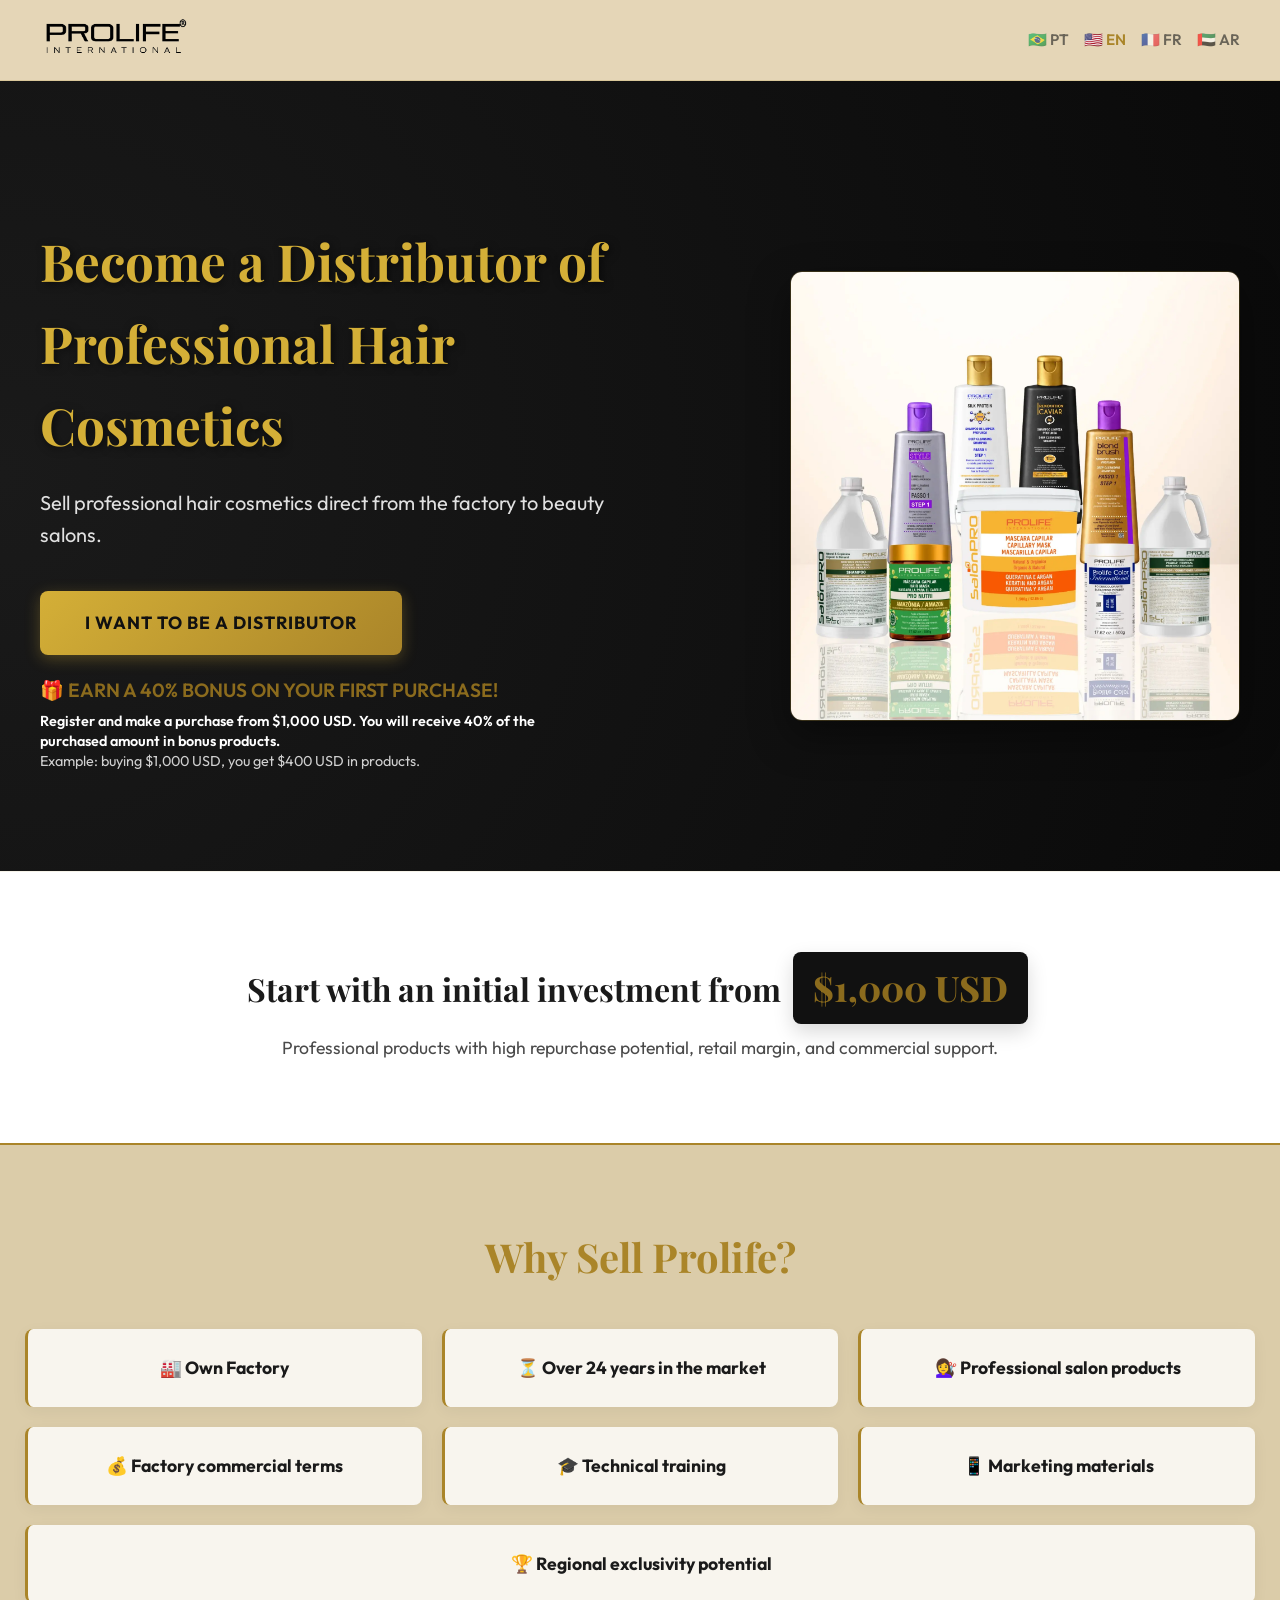
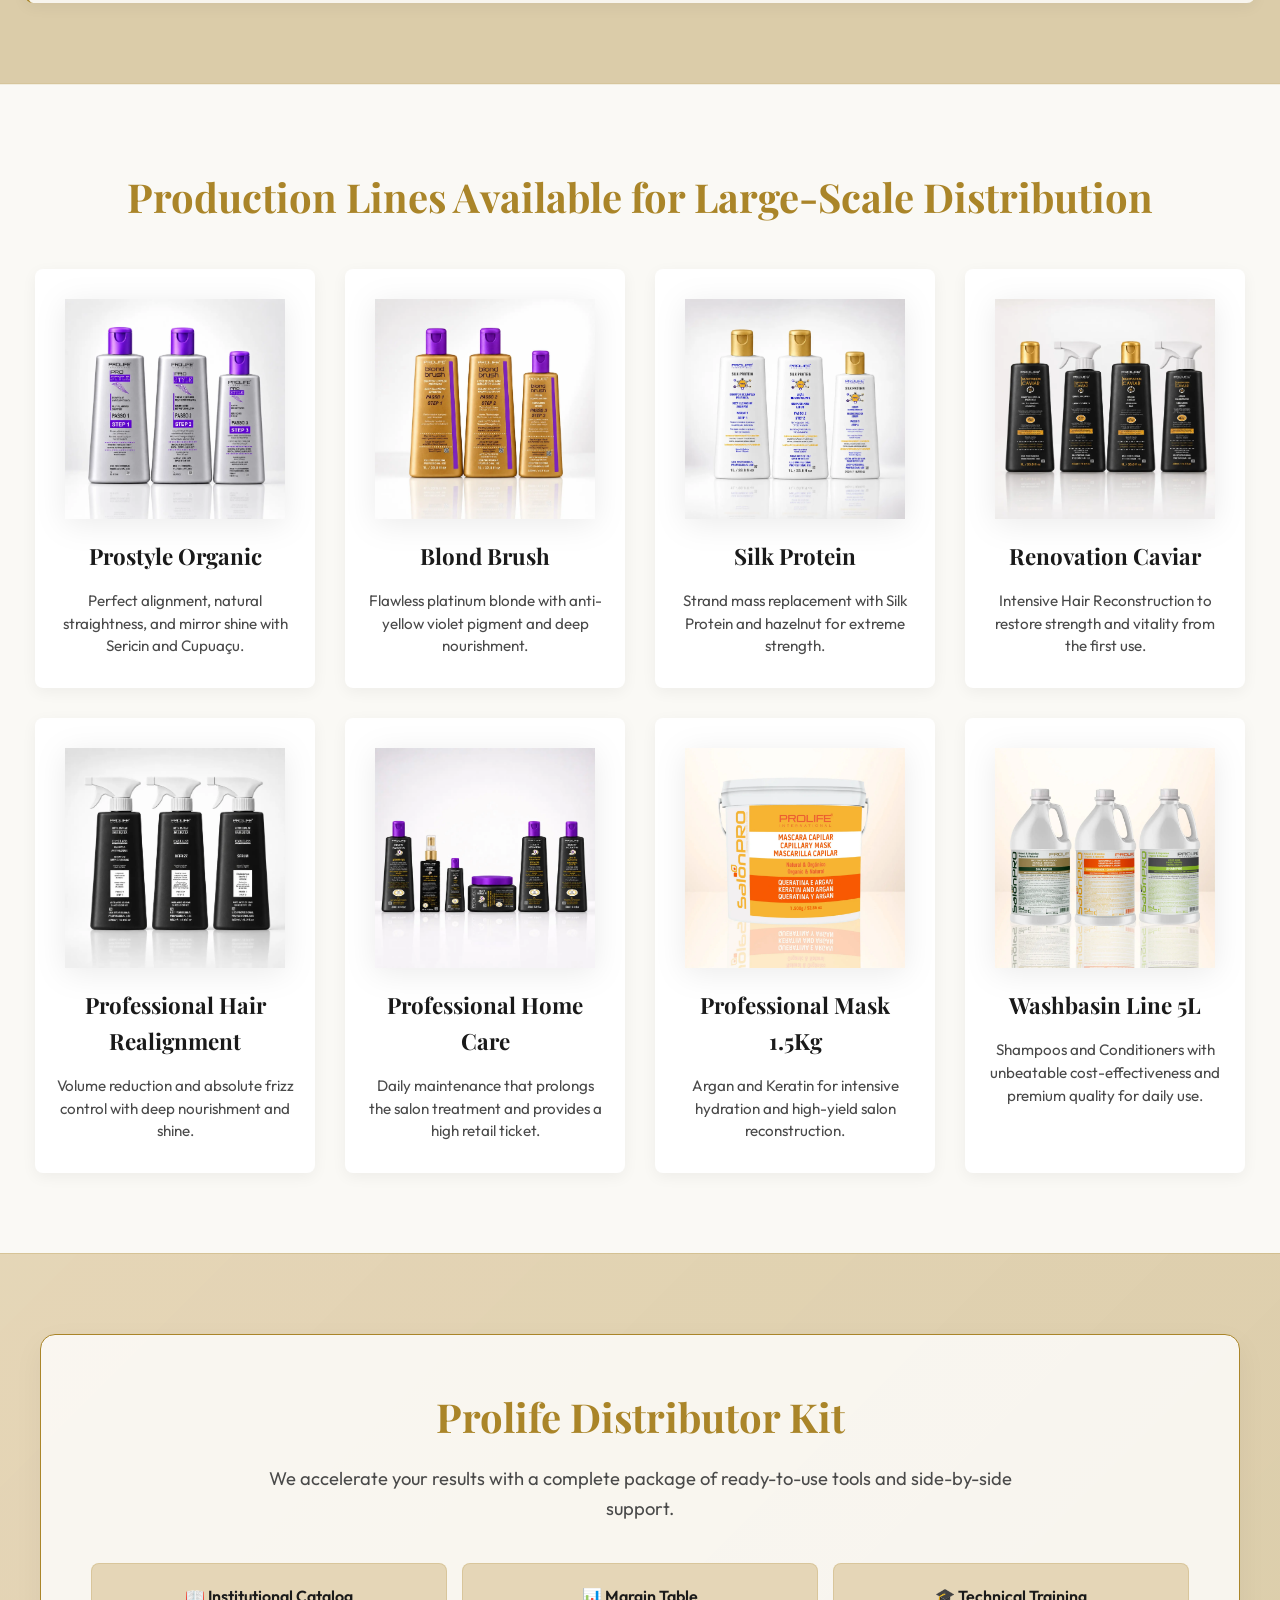
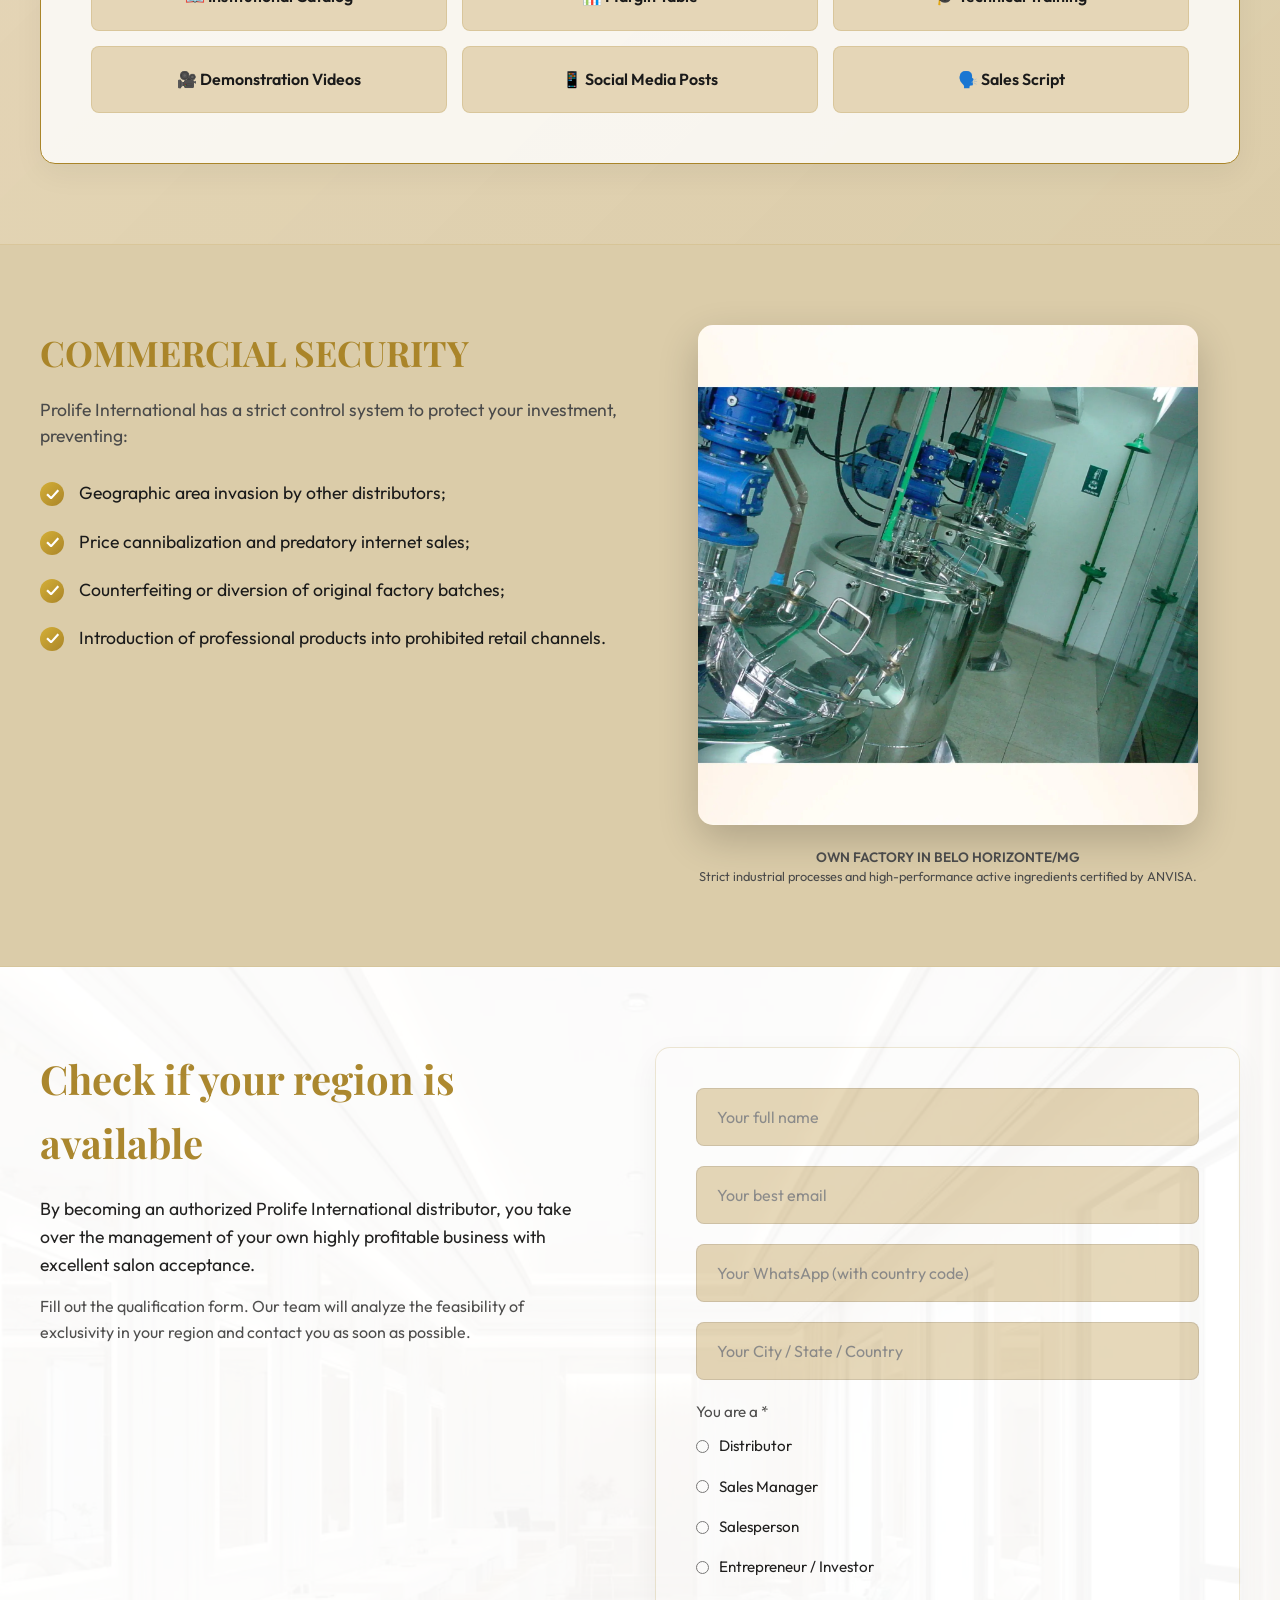
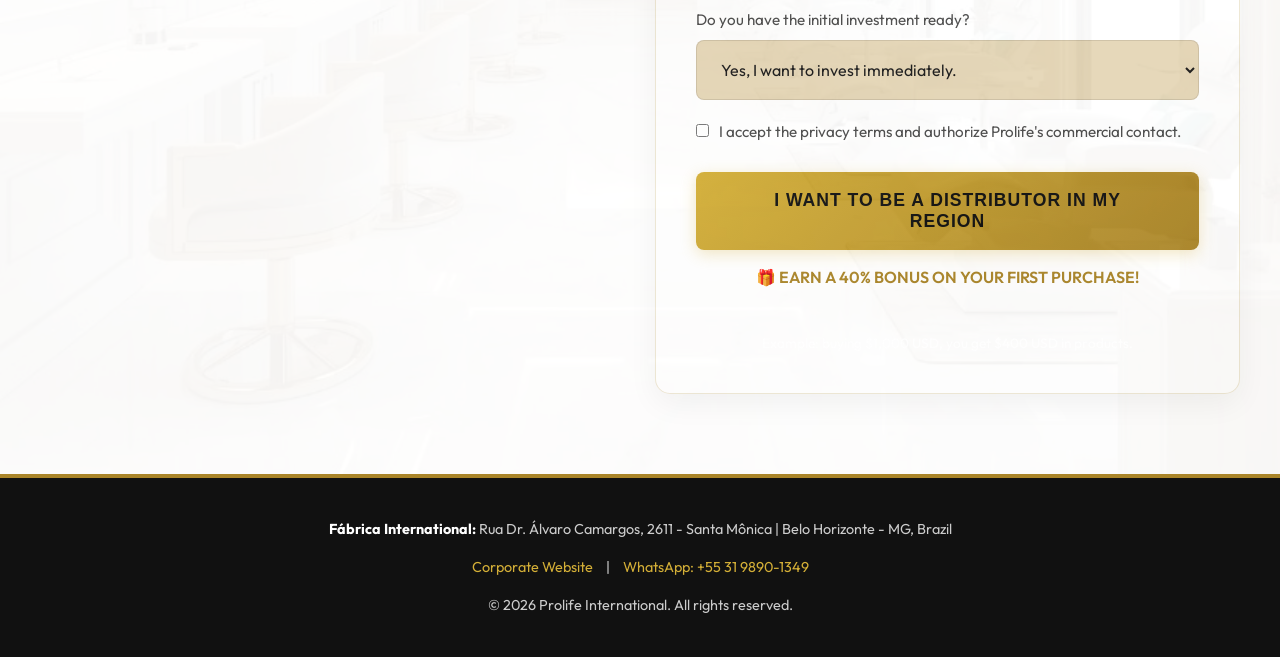
<file: en/index.html>
<!DOCTYPE html>
<html lang="en">
<head>
    <!-- Google Tag Manager -->
    <script>(function(w,d,s,l,i){w[l]=w[l]||[];w[l].push({'gtm.start':
    new Date().getTime(),event:'gtm.js'});var f=d.getElementsByTagName(s)[0],
    j=d.createElement(s),dl=l!='dataLayer'?'&l='+l:'';j.async=true;j.src=
    'https://www.googletagmanager.com/gtm.js?id='+i+dl;f.parentNode.insertBefore(j,f);
    })(window,document,'script','dataLayer','GTM-KDRXJK3D');</script>
    <!-- End Google Tag Manager -->
    <meta charset="UTF-8">
    <meta name="viewport" content="width=device-width, initial-scale=1.0">
    <title>Become a Distributor of Professional Hair Cosmetics | Prolife</title>
    <meta name="description" content="Become an authorized distributor of the Prolife International factory. Complete lines of professional hair cosmetics for beauty salons.">
    <meta name="keywords" content="cosmetics distributor, beauty salon products, wholesale hair cosmetics, cosmetics factory">
    <script type="application/ld+json">
    {
      "@context": "https://schema.org",
      "@type": "WholesaleStore",
      "name": "Prolife International",
      "description": "Distributor and manufacturer of professional cosmetics for beauty salons.",
      "url": "https://prolifebrazil.com/",
      "category": "Beauty Supply Store",
      "address": {
        "@type": "PostalAddress",
        "streetAddress": "Rua Dr. Álvaro Camargos, 2611 - Santa Mônica",
        "addressLocality": "Belo Horizonte",
        "addressRegion": "MG",
        "addressCountry": "BR"
      }
    }
    </script>
    <link rel="preconnect" href="https://fonts.googleapis.com">
    <link rel="preconnect" href="https://fonts.gstatic.com" crossorigin>
    <link href="https://fonts.googleapis.com/css2?family=Outfit:wght@300;400;600&family=Playfair+Display:ital,wght@0,400;0,600;0,700;1,400&display=swap" rel="stylesheet">
    <link rel="stylesheet" href="../styles.css?v=19">
</head>
<body>
    <!-- Google Tag Manager (noscript) -->
    <noscript><iframe src="https://www.googletagmanager.com/ns.html?id=GTM-KDRXJK3D"
    height="0" width="0" style="display:none;visibility:hidden"></iframe></noscript>
    <!-- End Google Tag Manager (noscript) -->

    <header>
        <div class="container" style="display: flex; justify-content: space-between; align-items: center; flex-wrap: wrap; gap: 15px;">
            <img alt="Prolife International Hair Cosmetics" src="../img/Logo%20letras%20pretas.png" class="logo-img">
            <div class="lang-selector">
                <a href="/" title="Português">🇧🇷 PT</a>
                <a href="/en/" class="active" title="English">🇺🇸 EN</a>
                <a href="/fr/" title="Français">🇫🇷 FR</a>
                <a href="/ar/" title="العربية">🇦🇪 AR</a>
            </div>
        </div>
    </header>

    <main>
        <!-- 1. Topo -->
        <section class="hero">
            <div class="container hero-content">
                <div class="hero-text">
                    <h1>Become a Distributor of Professional Hair Cosmetics</h1>
                    <p>Sell professional hair cosmetics direct from the factory to beauty salons.</p>
                    <a href="#cadastro" class="btn-cta">I want to be a distributor</a>
                    <div style="margin-top: 20px; font-weight: 600;">
                        <span style="display: block; font-size: 1.2rem; color: var(--gold-light); margin-bottom: 5px;">🎁 EARN A 40% BONUS ON YOUR FIRST PURCHASE!</span>
                        <span style="display: block; font-size: 0.9rem; color: #ffffff; line-height: 1.4; max-width: 500px;">Register and make a purchase from $1,000 USD. You will receive 40% of the purchased amount in bonus products.<br><span style="opacity: 0.8; font-weight: normal;">Example: buying $1,000 USD, you get $400 USD in products.</span></span>
                    </div>
                </div>
                <div class="hero-image">
                    <img src="../img/tdprodutos.webp" alt="Prolife Hair Cosmetics">
                </div>
            </div>
        </section>

        <!-- 2. Oportunidade -->
        <section class="investimento-box">
            <div class="container">
                <h3>Start with an initial investment from <span class="tag-valor">$1,000 USD</span></h3>
                <p>Professional products with high repurchase potential, retail margin, and commercial support.</p>
            </div>
        </section>

        <!-- 3. Por que vender Prolife -->
        <section class="beneficios" id="beneficios">
            <div class="container">
                <h2>Why Sell Prolife?</h2>
                <div class="row">
                    <div class="beneficio-card"><h4>🏭 Own Factory</h4></div>
                    <div class="beneficio-card"><h4>⏳ Over 24 years in the market</h4></div>
                    <div class="beneficio-card"><h4>💇‍♀️ Professional salon products</h4></div>
                    <div class="beneficio-card"><h4>💰 Factory commercial terms</h4></div>
                    <div class="beneficio-card"><h4>🎓 Technical training</h4></div>
                    <div class="beneficio-card"><h4>📱 Marketing materials</h4></div>
                    <div class="beneficio-card"><h4>🏆 Regional exclusivity potential</h4></div>
                </div>
            </div>
        </section>

        <!-- 4. Produtos de maior giro -->
        <section class="produtos-section" id="produtos">
            <div class="container">
                <h2>Production Lines Available for Large-Scale Distribution</h2>
                <div class="row">
                    <div class="produto-card-wrapper">
                        <div class="produto-card">
                            <img src="../img/prostyle.webp" alt="Prostyle Organic Hair Cosmetic" class="produto-img">
                            <h4>Prostyle Organic</h4>
                            <p>Perfect alignment, natural straightness, and mirror shine with Sericin and Cupuaçu.</p>
                        </div>
                    </div>
                    <div class="produto-card-wrapper">
                        <div class="produto-card">
                            <img src="../img/blondbrush.webp" alt="Blond Brush Hair Cosmetic" class="produto-img">
                            <h4>Blond Brush</h4>
                            <p>Flawless platinum blonde with anti-yellow violet pigment and deep nourishment.</p>
                        </div>
                    </div>
                    <div class="produto-card-wrapper">
                        <div class="produto-card">
                            <img src="../img/silkprotein.webp" alt="Silk Protein Hair Cosmetic" class="produto-img">
                            <h4>Silk Protein</h4>
                            <p>Strand mass replacement with Silk Protein and hazelnut for extreme strength.</p>
                        </div>
                    </div>
                    <div class="produto-card-wrapper">
                        <div class="produto-card">
                            <img src="../img/renovationcaviar.webp" alt="Renovation Caviar Hair Cosmetic" class="produto-img">
                            <h4>Renovation Caviar</h4>
                            <p>Intensive Hair Reconstruction to restore strength and vitality from the first use.</p>
                        </div>
                    </div>
                    <div class="produto-card-wrapper">
                        <div class="produto-card">
                            <img src="../img/botoxcapilarhairbotox.webp" alt="Prolife Professional Hair Realignment Cosmetic" class="produto-img">
                            <h4>Professional Hair Realignment</h4>
                            <p>Volume reduction and absolute frizz control with deep nourishment and shine.</p>
                        </div>
                    </div>
                    <div class="produto-card-wrapper">
                        <div class="produto-card">
                            <img src="../img/kitbeauty%20keratin.webp" alt="Professional Home Care Hair Cosmetic" class="produto-img">
                            <h4>Professional Home Care</h4>
                            <p>Daily maintenance that prolongs the salon treatment and provides a high retail ticket.</p>
                        </div>
                    </div>
                    <div class="produto-card-wrapper">
                        <div class="produto-card">
                            <img src="../img/MÁSCARA%20CAPILAR%20PROFISSIONAL%20–%20ARGAN%20E%20QUERATINA.%201,5G.webp" alt="Argan and Keratin Hydration Hair Mask Cosmetic" class="produto-img">
                            <h4>Professional Mask 1.5Kg</h4>
                            <p>Argan and Keratin for intensive hydration and high-yield salon reconstruction.</p>
                        </div>
                    </div>
                    <div class="produto-card-wrapper">
                        <div class="produto-card">
                            <img src="../img/SHAMPOOS%20E%20CONDICIONADORES%20PROFISSIONAIS%205L.webp" alt="Washbasin Line 5L Hair Cosmetic" class="produto-img">
                            <h4>Washbasin Line 5L</h4>
                            <p>Shampoos and Conditioners with unbeatable cost-effectiveness and premium quality for daily use.</p>
                        </div>
                    </div>
                </div>
            </div>
        </section>

        <!-- 5. Suporte ao distribuidor -->
        <section class="suporte-section" id="kit-distribuidor">
            <div class="container">
                <div class="suporte-box">
                    <h2>Prolife Distributor Kit</h2>
                    <p class="destaque">We accelerate your results with a complete package of ready-to-use tools and side-by-side support.</p>
                    <div class="suporte-grid">
                        <div class="suporte-item">📖 Institutional Catalog</div>
                        <div class="suporte-item">📊 Margin Table</div>
                        <div class="suporte-item">🎓 Technical Training</div>
                        <div class="suporte-item">🎥 Demonstration Videos</div>
                        <div class="suporte-item">📱 Social Media Posts</div>
                        <div class="suporte-item">🗣️ Sales Script</div>
                    </div>
                </div>
            </div>
        </section>

        <!-- 6. Segurança comercial -->
        <section class="seguranca-section" id="seguranca-comercial">
            <div class="container">
                <div class="row">
                    <div class="col-50">
                        <h2>COMMERCIAL SECURITY</h2>
                        <h3>Prolife International has a strict control system to protect your investment, preventing:</h3>
                        <ul class="list-seguranca">
                            <li>Geographic area invasion by other distributors;</li>
                            <li>Price cannibalization and predatory internet sales;</li>
                            <li>Counterfeiting or diversion of original factory batches;</li>
                            <li>Introduction of professional products into prohibited retail channels.</li>
                        </ul>
                    </div>
                    <div class="col-50" style="display: flex; align-items: center; justify-content: center;">
                        <div class="box-fabrica-img" style="text-align: center; max-width: 500px; margin: 0 auto;">
                            <img src="../img/processos%20industriais%20prolife.webp" alt="Prolife Hair Cosmetics Factory" style="width: 100%; border-radius: 15px; box-shadow: 0 15px 40px rgba(0,0,0,0.2);">
                            <p style="font-size: 0.85rem; color: var(--text-dim); margin-top: 15px; font-weight: 600; line-height: 1.4;">OWN FACTORY IN BELO HORIZONTE/MG<br><span style="font-weight: 400; font-size: 0.8rem;">Strict industrial processes and high-performance active ingredients certified by ANVISA.</span></p>
                        </div>
                    </div>
                </div>
            </div>
        </section>

        <!-- 7. Formulário final -->
        <section class="form-section" id="cadastro">
            <div class="container">
                <div class="row">
                    <div class="col-50">
                        <div style="padding-right: 30px;">
                            <h2 style="font-family: var(--font-serif); color: var(--gold-primary); margin-bottom: 20px; font-size: 2.5rem;">Check if your region is available</h2>
                            <p style="font-size: 1.1rem; color: var(--text-light); margin-bottom: 15px;">By becoming an authorized Prolife International distributor, you take over the management of your own highly profitable business with excellent salon acceptance.</p>
                            <p style="color: var(--text-dim);">Fill out the qualification form. Our team will analyze the feasibility of exclusivity in your region and contact you as soon as possible.</p>
                        </div>
                    </div>
                    <div class="col-50">
                        <div class="form-wrapper">
                            <form id="prolife-lead-form" method="POST">
                                <div class="form-group">
                                    <input type="text" name="name" placeholder="Your full name" required>
                                </div>
                                <div class="form-group">
                                    <input type="email" name="email" placeholder="Your best email" required>
                                </div>
                                <div class="form-group">
                                    <input type="text" name="whatsapp" placeholder="Your WhatsApp (with country code)" required>
                                </div>
                                <div class="form-group">
                                    <input type="text" name="city" placeholder="Your City / State / Country" required>
                                </div>
                                <div class="form-group">
                                    <label>You are a *</label>
                                    <div class="radio-group" style="display: flex; flex-direction: column; gap: 8px; margin-top: 10px;">
                                        <label style="display: flex; align-items: center; gap: 10px; font-weight: normal; cursor: pointer; color: var(--text-light);"><input type="radio" name="voce_e" value="Distributor" required style="width: auto;"> Distributor</label>
                                        <label style="display: flex; align-items: center; gap: 10px; font-weight: normal; cursor: pointer; color: var(--text-light);"><input type="radio" name="voce_e" value="Sales Manager" required style="width: auto;"> Sales Manager</label>
                                        <label style="display: flex; align-items: center; gap: 10px; font-weight: normal; cursor: pointer; color: var(--text-light);"><input type="radio" name="voce_e" value="Salesperson" required style="width: auto;"> Salesperson</label>
                                        <label style="display: flex; align-items: center; gap: 10px; font-weight: normal; cursor: pointer; color: var(--text-light);"><input type="radio" name="voce_e" value="Entrepreneur / Investor" required style="width: auto;"> Entrepreneur / Investor</label>
                                    </div>
                                </div>
                                <div class="form-group">
                                    <label for="invest">Do you have the initial investment ready?</label>
                                    <select name="invest_ready" id="invest" required>
                                        <option value="Yes, I want to invest immediately.">Yes, I want to invest immediately.</option>
                                        <option value="I am interested, but I need more details.">I am interested, but I need more details.</option>
                                    </select>
                                </div>
                                <div class="form-group" style="font-size: 0.85rem; display: flex; align-items: flex-start; gap: 10px;">
                                    <input type="checkbox" id="privacy" style="width: auto; margin-top: 4px;" required>
                                    <label for="privacy">I accept the privacy terms and authorize Prolife's commercial contact.</label>
                                </div>
                                <button type="submit" class="btn-cta" style="width: 100%;">I want to be a distributor in my region</button>
                                <div style="margin-top: 15px; text-align: center; font-weight: 600;">
                                    <span style="display: block; font-size: 1rem; color: var(--gold-primary); margin-bottom: 5px;">🎁 EARN A 40% BONUS ON YOUR FIRST PURCHASE!</span>
                                    <span style="display: block; font-size: 0.85rem; color: #ffffff; line-height: 1.4;">Register and make a purchase from $1,000 USD. You will receive 40% of the purchased amount in bonus products.<br><span style="opacity: 0.8; font-weight: normal;">Example: buying $1,000 USD, you get $400 USD in products.</span></span>
                                </div>
                            </form>
                        </div>
                    </div>
                </div>
            </div>
        </section>
    </main>

    <footer>
        <div class="container" style="display: flex; align-items: center; justify-content: center; flex-wrap: wrap; gap: 20px;">
            <div class="footer-content" style="text-align: center;">
                <p><strong>Fábrica International:</strong> Rua Dr. Álvaro Camargos, 2611 - Santa Mônica | Belo Horizonte - MG, Brazil</p>
                <p style="margin: 15px 0;">
                    <a href="https://prolifebrazil.com/" target="_blank">Corporate Website</a> | 
                    <a href="https://api.whatsapp.com/send?phone=553198901349" target="_blank">WhatsApp: +55 31 9890-1349</a>
                </p>
                <p>© 2026 Prolife International. All rights reserved.</p>
            </div>
        </div>
    </footer>

    <!-- SCRIPT DE ENVIO DO FORMULÁRIO -->
    <script>
    document.addEventListener('DOMContentLoaded', function () {
        const form = document.getElementById('prolife-lead-form');
        if (form) {
            form.addEventListener('submit', function (e) {
                e.preventDefault();
                
                const nome = form.querySelector('[name="name"]').value;
                const email = form.querySelector('[name="email"]').value;
                const zap = form.querySelector('[name="whatsapp"]').value;
                const city = form.querySelector('[name="city"]').value;
                
                let role = "Not informed";
                const roleEl = form.querySelector('input[name="voce_e"]:checked');
                if (roleEl) role = roleEl.value;
                
                const invest = form.querySelector('[name="invest_ready"]').value;
                
                let msg = "Hello! I am interested in becoming a Prolife distributor.\n\n";
                msg += "*Name:* " + nome + "\n";
                msg += "*Email:* " + email + "\n";
                msg += "*WhatsApp:* " + zap + "\n";
                msg += "*City/Country:* " + city + "\n";
                msg += "*Role:* " + role + "\n";
                msg += "*Investment Readiness:* " + invest;
                
                const waUrl = "https://api.whatsapp.com/send?phone=553198901349&text=" + encodeURIComponent(msg);
                
                localStorage.setItem('wa_link', waUrl);
                
                const scriptURL = "https://script.google.com/macros/s/AKfycbwHma_uNEJ9ZJBJ2dfF7UtSPkAgPgcz4TCxY8XT2UGP70fh-w7qHgR8skQDnD1xt_MT/exec";
                const payload = {
                    name: nome,
                    email: email,
                    whatsapp: zap,
                    city: city,
                    voce_e: role,
                    invest_ready: invest
                };

                fetch(scriptURL, {
                    method: 'POST',
                    mode: 'no-cors',
                    headers: { 'Content-Type': 'application/json' },
                    body: JSON.stringify(payload)
                }).finally(function () {
                    window.location.href = "obrigado.html";
                });
            });
        }
    });
    </script>
</body>
</html>
</file>
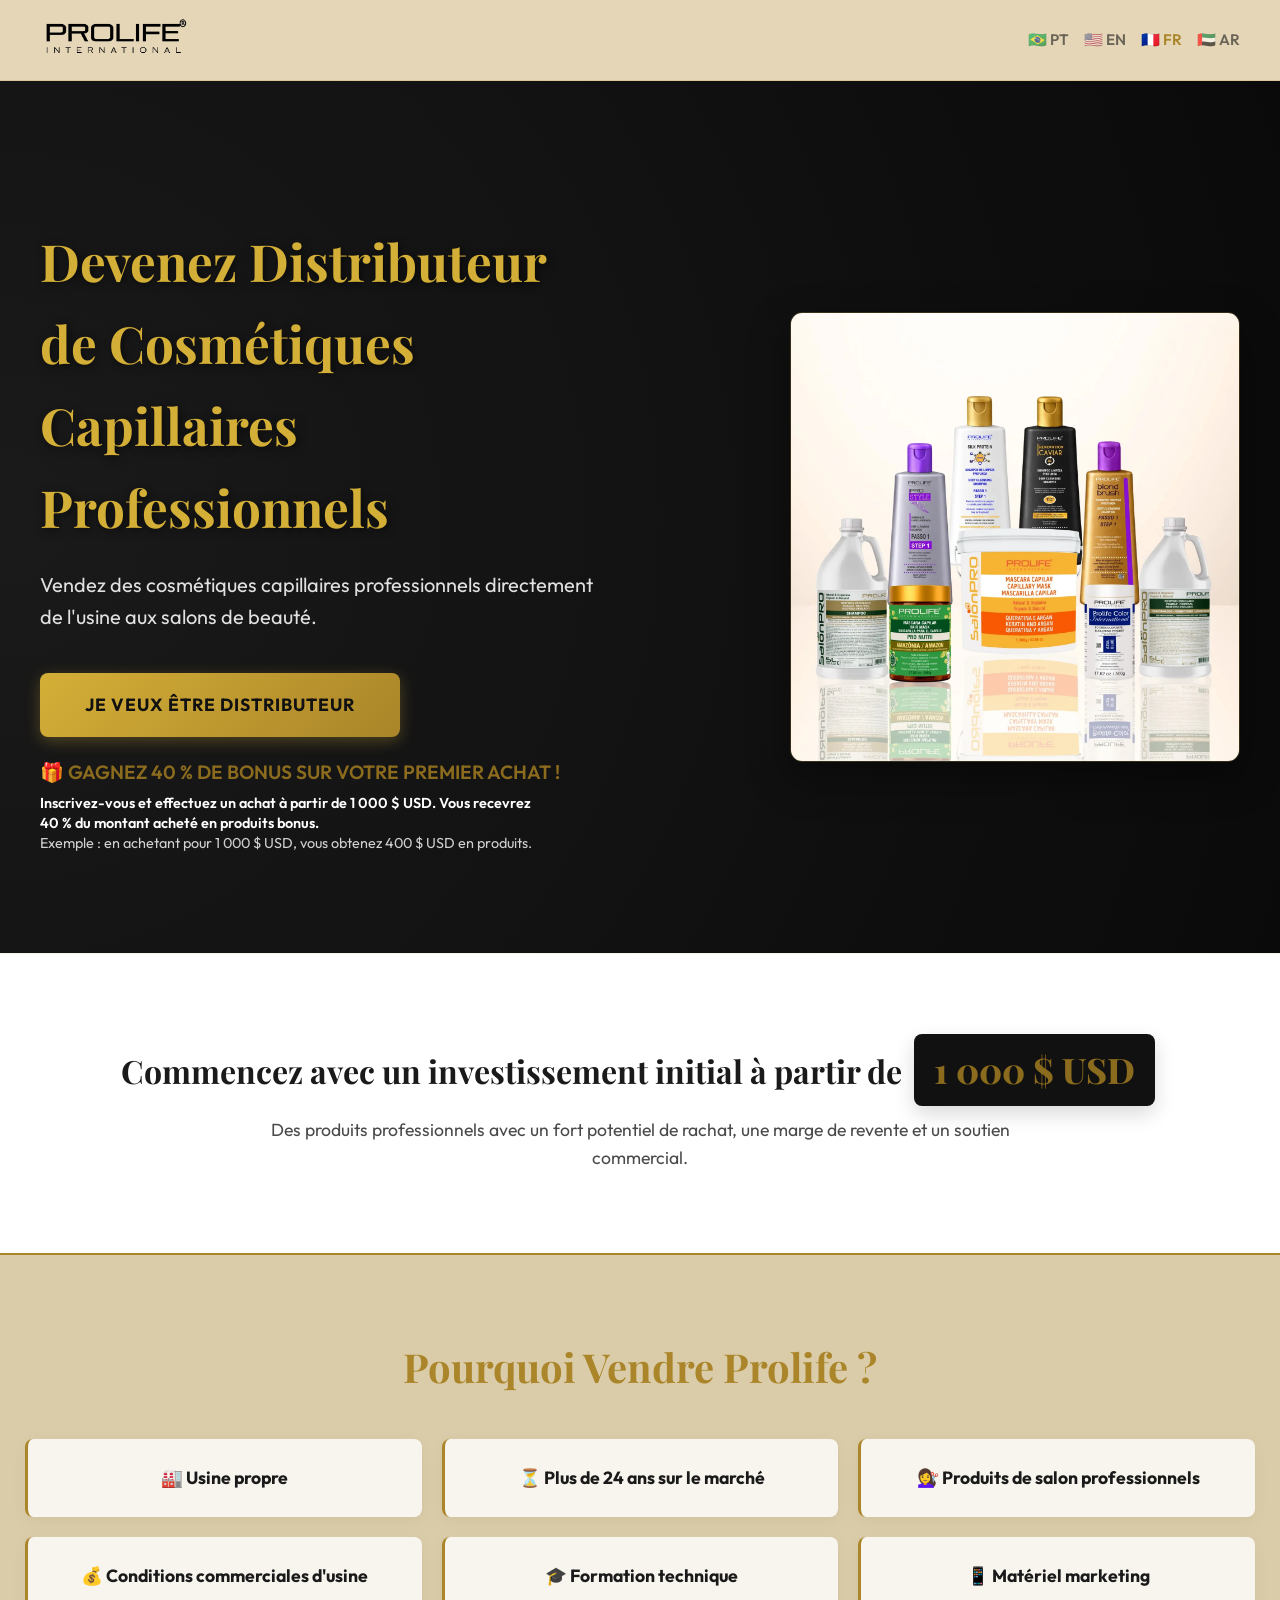
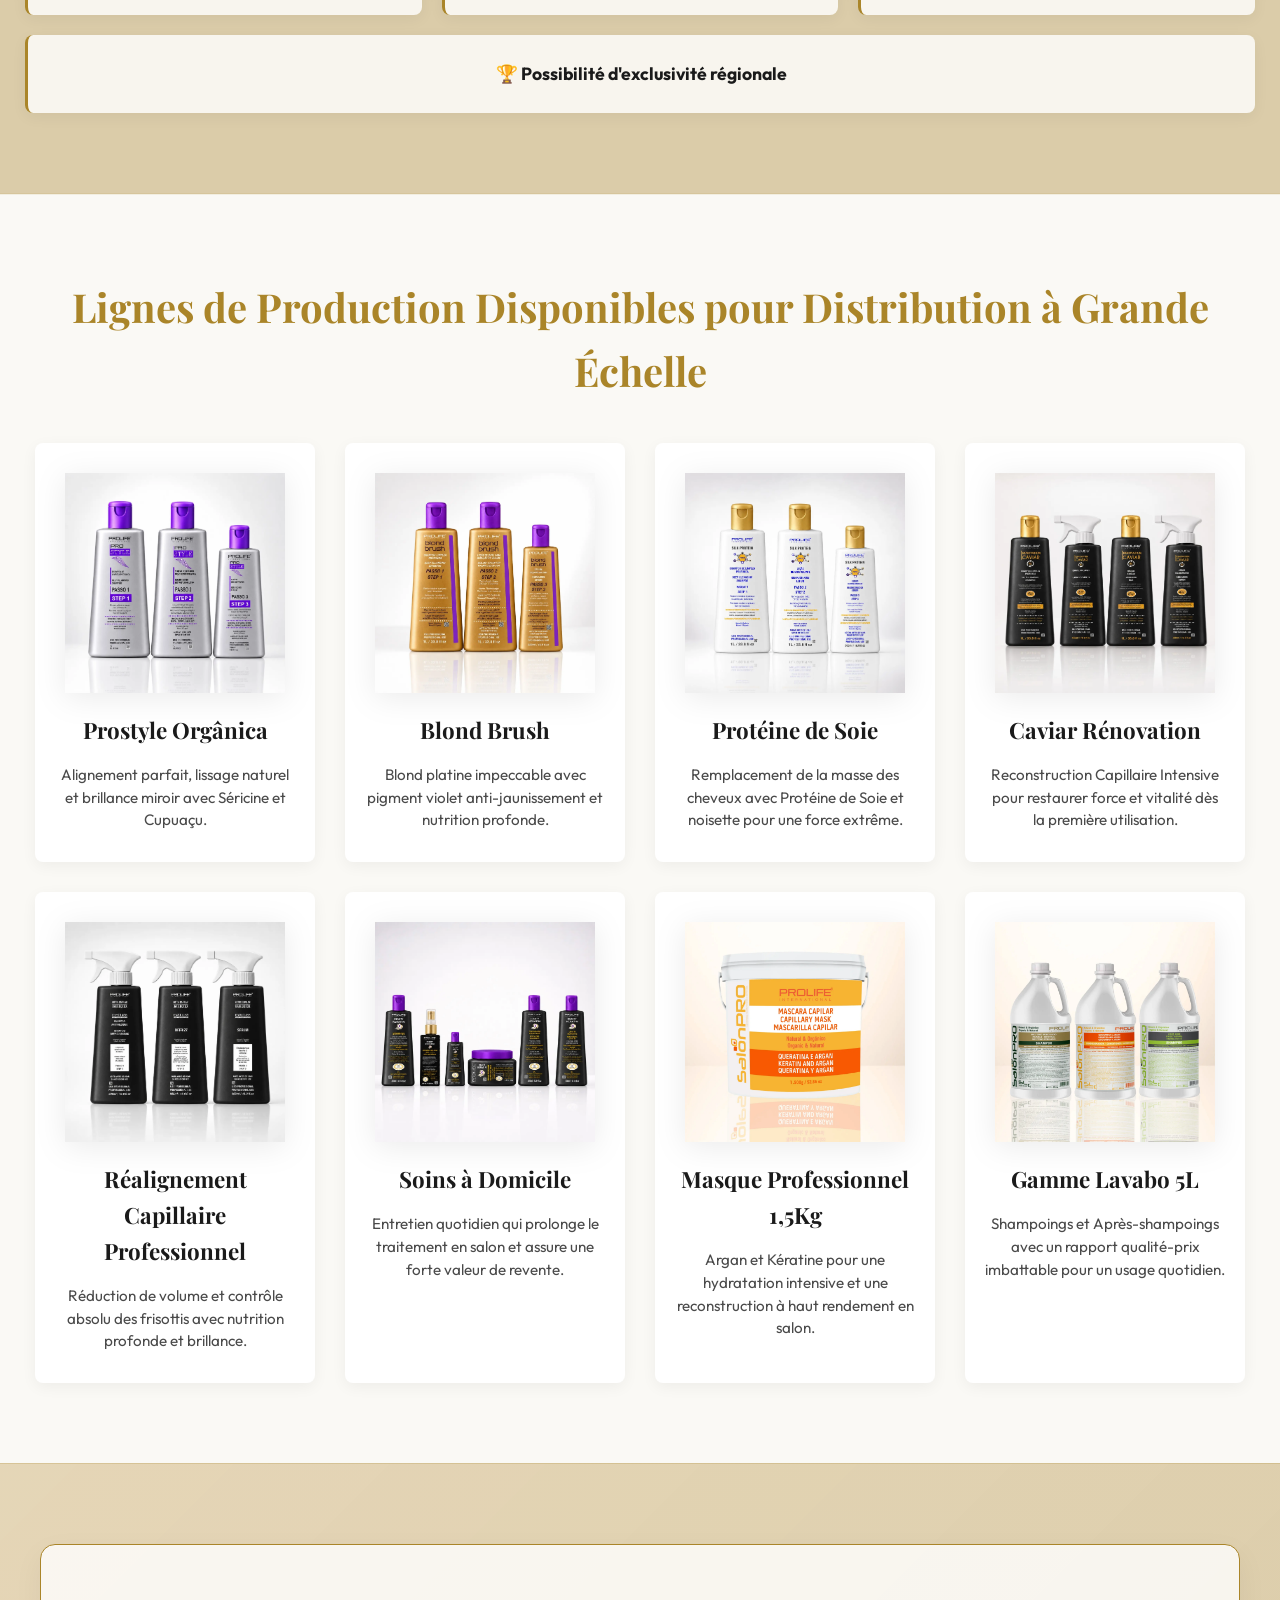
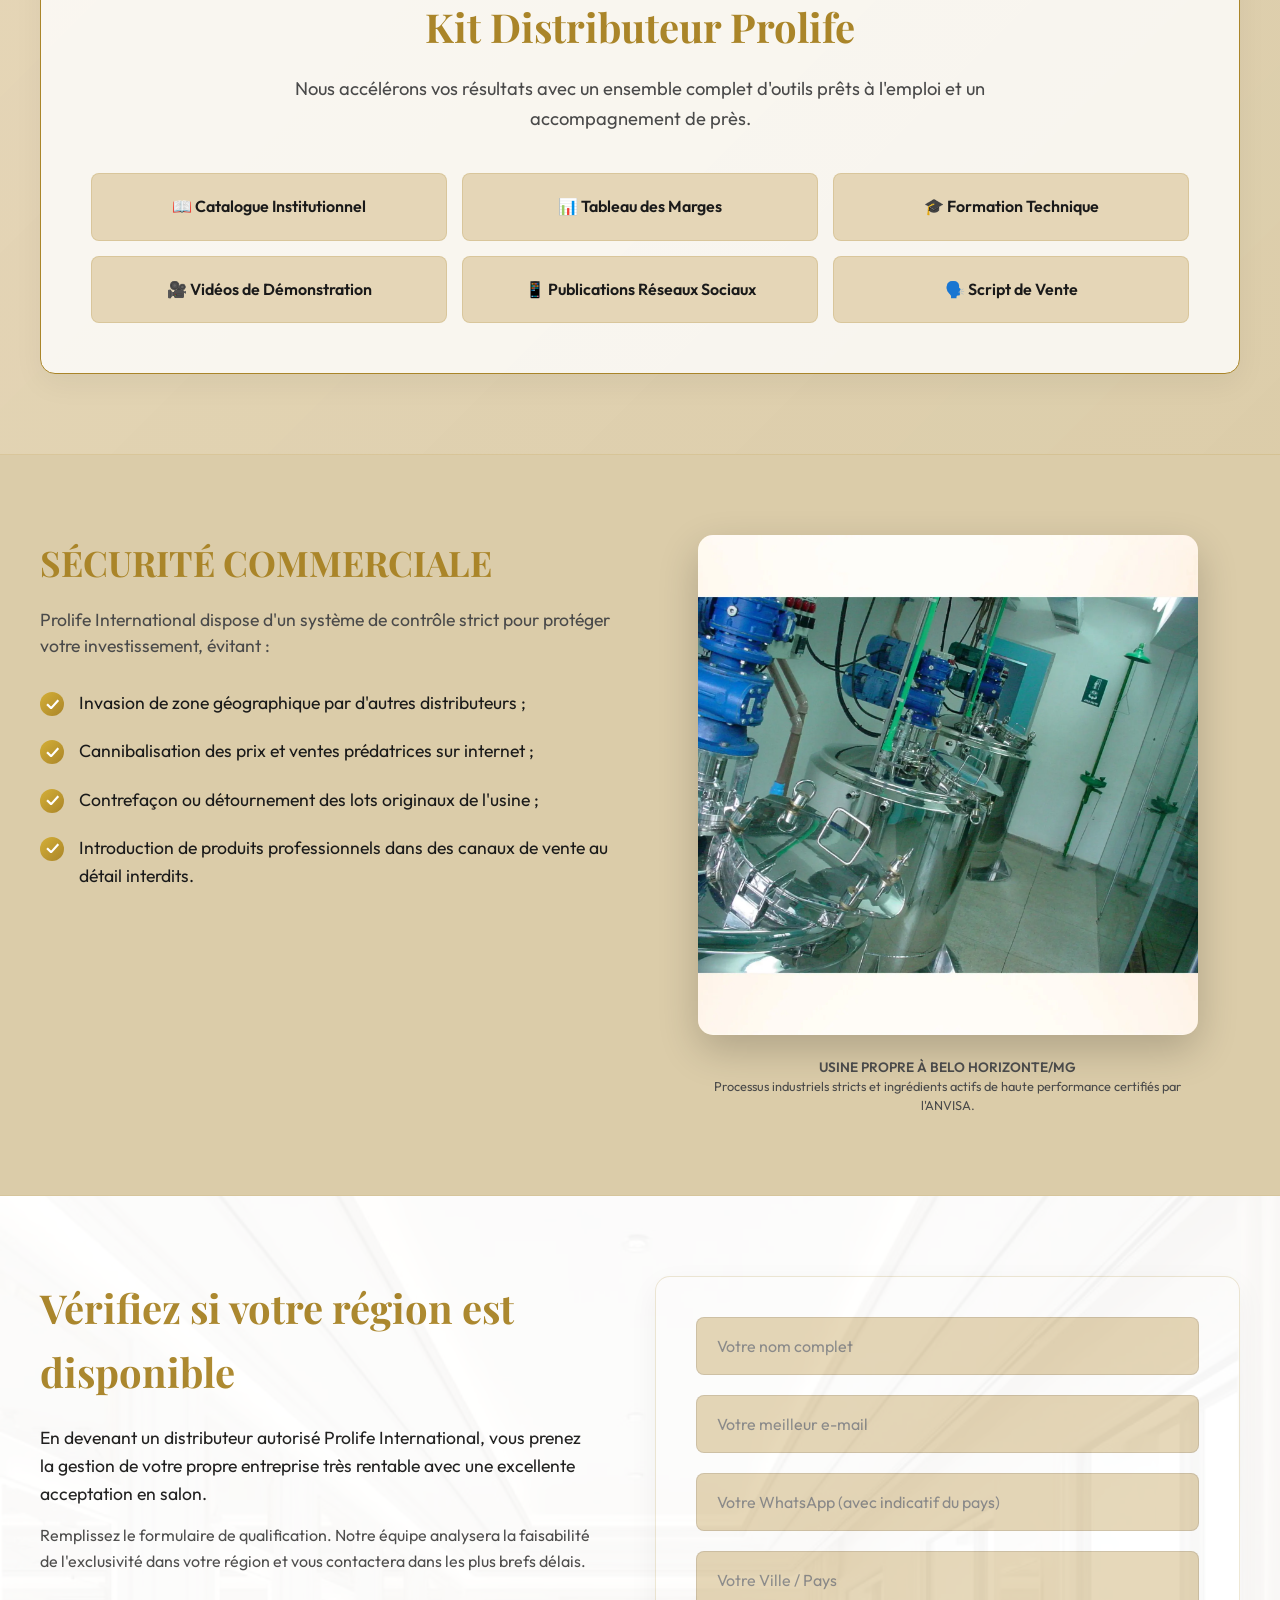
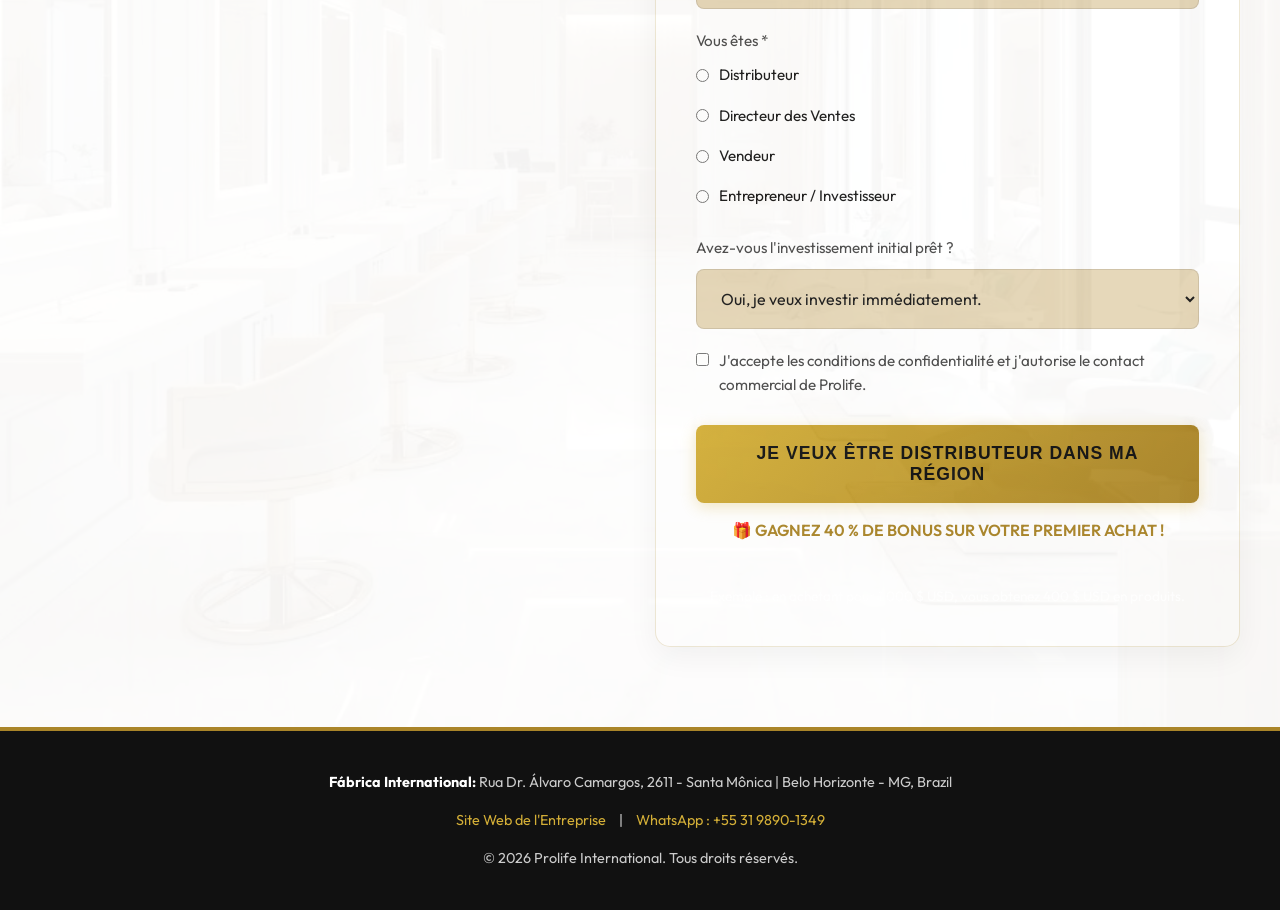
<file: fr/index.html>
<!DOCTYPE html>
<html lang="fr">
<head>
    <!-- Google Tag Manager -->
    <script>(function(w,d,s,l,i){w[l]=w[l]||[];w[l].push({'gtm.start':
    new Date().getTime(),event:'gtm.js'});var f=d.getElementsByTagName(s)[0],
    j=d.createElement(s),dl=l!='dataLayer'?'&l='+l:'';j.async=true;j.src=
    'https://www.googletagmanager.com/gtm.js?id='+i+dl;f.parentNode.insertBefore(j,f);
    })(window,document,'script','dataLayer','GTM-KDRXJK3D');</script>
    <!-- End Google Tag Manager -->
    <meta charset="UTF-8">
    <meta name="viewport" content="width=device-width, initial-scale=1.0">
    <title>Devenez Distributeur de Cosmétiques Capillaires Professionnels | Prolife</title>
    <meta name="description" content="Devenez distributeur agréé de l'usine Prolife International. Gammes complètes de cosmétiques capillaires professionnels pour salons de beauté.">
    <meta name="keywords" content="distributeur de cosmétiques, produits pour salon de beauté, cosmétiques capillaires en gros, usine de cosmétiques">
    <script type="application/ld+json">
    {
      "@context": "https://schema.org",
      "@type": "WholesaleStore",
      "name": "Prolife International",
      "description": "Distributeur et fabricant de cosmétiques professionnels pour salons de beauté.",
      "url": "https://prolifebrazil.com/",
      "category": "Beauty Supply Store",
      "address": {
        "@type": "PostalAddress",
        "streetAddress": "Rua Dr. Álvaro Camargos, 2611 - Santa Mônica",
        "addressLocality": "Belo Horizonte",
        "addressRegion": "MG",
        "addressCountry": "BR"
      }
    }
    </script>
    <link rel="preconnect" href="https://fonts.googleapis.com">
    <link rel="preconnect" href="https://fonts.gstatic.com" crossorigin>
    <link href="https://fonts.googleapis.com/css2?family=Outfit:wght@300;400;600&family=Playfair+Display:ital,wght@0,400;0,600;0,700;1,400&display=swap" rel="stylesheet">
    <link rel="stylesheet" href="../styles.css?v=19">
</head>
<body>
    <!-- Google Tag Manager (noscript) -->
    <noscript><iframe src="https://www.googletagmanager.com/ns.html?id=GTM-KDRXJK3D"
    height="0" width="0" style="display:none;visibility:hidden"></iframe></noscript>
    <!-- End Google Tag Manager (noscript) -->

    <header>
        <div class="container" style="display: flex; justify-content: space-between; align-items: center; flex-wrap: wrap; gap: 15px;">
            <img alt="Cosmétiques Capillaires Prolife International" src="../img/Logo%20letras%20pretas.png" class="logo-img">
            <div class="lang-selector">
                <a href="/" title="Português">🇧🇷 PT</a>
                <a href="/en/" title="English">🇺🇸 EN</a>
                <a href="/fr/" class="active" title="Français">🇫🇷 FR</a>
                <a href="/ar/" title="العربية">🇦🇪 AR</a>
            </div>
        </div>
    </header>

    <main>
        <!-- 1. Topo -->
        <section class="hero">
            <div class="container hero-content">
                <div class="hero-text">
                    <h1>Devenez Distributeur de Cosmétiques Capillaires Professionnels</h1>
                    <p>Vendez des cosmétiques capillaires professionnels directement de l'usine aux salons de beauté.</p>
                    <a href="#cadastro" class="btn-cta">Je veux être distributeur</a>
                    <div style="margin-top: 20px; font-weight: 600;">
                        <span style="display: block; font-size: 1.2rem; color: var(--gold-light); margin-bottom: 5px;">🎁 GAGNEZ 40 % DE BONUS SUR VOTRE PREMIER ACHAT !</span>
                        <span style="display: block; font-size: 0.9rem; color: #ffffff; line-height: 1.4; max-width: 500px;">Inscrivez-vous et effectuez un achat à partir de 1 000 $ USD. Vous recevrez 40 % du montant acheté en produits bonus.<br><span style="opacity: 0.8; font-weight: normal;">Exemple : en achetant pour 1 000 $ USD, vous obtenez 400 $ USD en produits.</span></span>
                    </div>
                </div>
                <div class="hero-image">
                    <img src="../img/tdprodutos.webp" alt="Cosmétiques Capillaires Prolife">
                </div>
            </div>
        </section>

        <!-- 2. Oportunidade -->
        <section class="investimento-box">
            <div class="container">
                <h3>Commencez avec un investissement initial à partir de <span class="tag-valor">1 000 $ USD</span></h3>
                <p>Des produits professionnels avec un fort potentiel de rachat, une marge de revente et un soutien commercial.</p>
            </div>
        </section>

        <!-- 3. Por que vender Prolife -->
        <section class="beneficios" id="beneficios">
            <div class="container">
                <h2>Pourquoi Vendre Prolife ?</h2>
                <div class="row">
                    <div class="beneficio-card"><h4>🏭 Usine propre</h4></div>
                    <div class="beneficio-card"><h4>⏳ Plus de 24 ans sur le marché</h4></div>
                    <div class="beneficio-card"><h4>💇‍♀️ Produits de salon professionnels</h4></div>
                    <div class="beneficio-card"><h4>💰 Conditions commerciales d'usine</h4></div>
                    <div class="beneficio-card"><h4>🎓 Formation technique</h4></div>
                    <div class="beneficio-card"><h4>📱 Matériel marketing</h4></div>
                    <div class="beneficio-card"><h4>🏆 Possibilité d'exclusivité régionale</h4></div>
                </div>
            </div>
        </section>

        <!-- 4. Produtos de maior giro -->
        <section class="produtos-section" id="produtos">
            <div class="container">
                <h2>Lignes de Production Disponibles pour Distribution à Grande Échelle</h2>
                <div class="row">
                    <div class="produto-card-wrapper">
                        <div class="produto-card">
                            <img src="../img/prostyle.webp" alt="Cosmétique Capillaire Prostyle Orgânica" class="produto-img">
                            <h4>Prostyle Orgânica</h4>
                            <p>Alignement parfait, lissage naturel et brillance miroir avec Séricine et Cupuaçu.</p>
                        </div>
                    </div>
                    <div class="produto-card-wrapper">
                        <div class="produto-card">
                            <img src="../img/blondbrush.webp" alt="Cosmétique Capillaire Blond Brush" class="produto-img">
                            <h4>Blond Brush</h4>
                            <p>Blond platine impeccable avec pigment violet anti-jaunissement et nutrition profonde.</p>
                        </div>
                    </div>
                    <div class="produto-card-wrapper">
                        <div class="produto-card">
                            <img src="../img/silkprotein.webp" alt="Cosmétique Capillaire Protéine de Soie" class="produto-img">
                            <h4>Protéine de Soie</h4>
                            <p>Remplacement de la masse des cheveux avec Protéine de Soie et noisette pour une force extrême.</p>
                        </div>
                    </div>
                    <div class="produto-card-wrapper">
                        <div class="produto-card">
                            <img src="../img/renovationcaviar.webp" alt="Cosmétique Capillaire Caviar Rénovation" class="produto-img">
                            <h4>Caviar Rénovation</h4>
                            <p>Reconstruction Capillaire Intensive pour restaurer force et vitalité dès la première utilisation.</p>
                        </div>
                    </div>
                    <div class="produto-card-wrapper">
                        <div class="produto-card">
                            <img src="../img/botoxcapilarhairbotox.webp" alt="Cosmétique Réalignement Capillaire Professionnel Prolife" class="produto-img">
                            <h4>Réalignement Capillaire Professionnel</h4>
                            <p>Réduction de volume et contrôle absolu des frisottis avec nutrition profonde et brillance.</p>
                        </div>
                    </div>
                    <div class="produto-card-wrapper">
                        <div class="produto-card">
                            <img src="../img/kitbeauty%20keratin.webp" alt="Cosmétique Capillaire Soins à Domicile" class="produto-img">
                            <h4>Soins à Domicile</h4>
                            <p>Entretien quotidien qui prolonge le traitement en salon et assure une forte valeur de revente.</p>
                        </div>
                    </div>
                    <div class="produto-card-wrapper">
                        <div class="produto-card">
                            <img src="../img/MÁSCARA%20CAPILAR%20PROFISSIONAL%20–%20ARGAN%20E%20QUERATINA.%201,5G.webp" alt="Cosmétique Masque d'Hydratation Capillaire Argan et Kératine" class="produto-img">
                            <h4>Masque Professionnel 1,5Kg</h4>
                            <p>Argan et Kératine pour une hydratation intensive et une reconstruction à haut rendement en salon.</p>
                        </div>
                    </div>
                    <div class="produto-card-wrapper">
                        <div class="produto-card">
                            <img src="../img/SHAMPOOS%20E%20CONDICIONADORES%20PROFISSIONAIS%205L.webp" alt="Cosmétique Capillaire Gamme Lavabo 5L" class="produto-img">
                            <h4>Gamme Lavabo 5L</h4>
                            <p>Shampoings et Après-shampoings avec un rapport qualité-prix imbattable pour un usage quotidien.</p>
                        </div>
                    </div>
                </div>
            </div>
        </section>

        <!-- 5. Suporte ao distribuidor -->
        <section class="suporte-section" id="kit-distribuidor">
            <div class="container">
                <div class="suporte-box">
                    <h2>Kit Distributeur Prolife</h2>
                    <p class="destaque">Nous accélérons vos résultats avec un ensemble complet d'outils prêts à l'emploi et un accompagnement de près.</p>
                    <div class="suporte-grid">
                        <div class="suporte-item">📖 Catalogue Institutionnel</div>
                        <div class="suporte-item">📊 Tableau des Marges</div>
                        <div class="suporte-item">🎓 Formation Technique</div>
                        <div class="suporte-item">🎥 Vidéos de Démonstration</div>
                        <div class="suporte-item">📱 Publications Réseaux Sociaux</div>
                        <div class="suporte-item">🗣️ Script de Vente</div>
                    </div>
                </div>
            </div>
        </section>

        <!-- 6. Segurança comercial -->
        <section class="seguranca-section" id="seguranca-comercial">
            <div class="container">
                <div class="row">
                    <div class="col-50">
                        <h2>SÉCURITÉ COMMERCIALE</h2>
                        <h3>Prolife International dispose d'un système de contrôle strict pour protéger votre investissement, évitant :</h3>
                        <ul class="list-seguranca">
                            <li>Invasion de zone géographique par d'autres distributeurs ;</li>
                            <li>Cannibalisation des prix et ventes prédatrices sur internet ;</li>
                            <li>Contrefaçon ou détournement des lots originaux de l'usine ;</li>
                            <li>Introduction de produits professionnels dans des canaux de vente au détail interdits.</li>
                        </ul>
                    </div>
                    <div class="col-50" style="display: flex; align-items: center; justify-content: center;">
                        <div class="box-fabrica-img" style="text-align: center; max-width: 500px; margin: 0 auto;">
                            <img src="../img/processos%20industriais%20prolife.webp" alt="Usine de Cosmétiques Capillaires Prolife" style="width: 100%; border-radius: 15px; box-shadow: 0 15px 40px rgba(0,0,0,0.2);">
                            <p style="font-size: 0.85rem; color: var(--text-dim); margin-top: 15px; font-weight: 600; line-height: 1.4;">USINE PROPRE À BELO HORIZONTE/MG<br><span style="font-weight: 400; font-size: 0.8rem;">Processus industriels stricts et ingrédients actifs de haute performance certifiés par l'ANVISA.</span></p>
                        </div>
                    </div>
                </div>
            </div>
        </section>

        <!-- 7. Formulário final -->
        <section class="form-section" id="cadastro">
            <div class="container">
                <div class="row">
                    <div class="col-50">
                        <div style="padding-right: 30px;">
                            <h2 style="font-family: var(--font-serif); color: var(--gold-primary); margin-bottom: 20px; font-size: 2.5rem;">Vérifiez si votre région est disponible</h2>
                            <p style="font-size: 1.1rem; color: var(--text-light); margin-bottom: 15px;">En devenant un distributeur autorisé Prolife International, vous prenez la gestion de votre propre entreprise très rentable avec une excellente acceptation en salon.</p>
                            <p style="color: var(--text-dim);">Remplissez le formulaire de qualification. Notre équipe analysera la faisabilité de l'exclusivité dans votre région et vous contactera dans les plus brefs délais.</p>
                        </div>
                    </div>
                    <div class="col-50">
                        <div class="form-wrapper">
                            <form id="prolife-lead-form" method="POST">
                                <div class="form-group">
                                    <input type="text" name="name" placeholder="Votre nom complet" required>
                                </div>
                                <div class="form-group">
                                    <input type="email" name="email" placeholder="Votre meilleur e-mail" required>
                                </div>
                                <div class="form-group">
                                    <input type="text" name="whatsapp" placeholder="Votre WhatsApp (avec indicatif du pays)" required>
                                </div>
                                <div class="form-group">
                                    <input type="text" name="city" placeholder="Votre Ville / Pays" required>
                                </div>
                                <div class="form-group">
                                    <label>Vous êtes *</label>
                                    <div class="radio-group" style="display: flex; flex-direction: column; gap: 8px; margin-top: 10px;">
                                        <label style="display: flex; align-items: center; gap: 10px; font-weight: normal; cursor: pointer; color: var(--text-light);"><input type="radio" name="voce_e" value="Distributeur" required style="width: auto;"> Distributeur</label>
                                        <label style="display: flex; align-items: center; gap: 10px; font-weight: normal; cursor: pointer; color: var(--text-light);"><input type="radio" name="voce_e" value="Directeur des Ventes" required style="width: auto;"> Directeur des Ventes</label>
                                        <label style="display: flex; align-items: center; gap: 10px; font-weight: normal; cursor: pointer; color: var(--text-light);"><input type="radio" name="voce_e" value="Vendeur" required style="width: auto;"> Vendeur</label>
                                        <label style="display: flex; align-items: center; gap: 10px; font-weight: normal; cursor: pointer; color: var(--text-light);"><input type="radio" name="voce_e" value="Entrepreneur / Investisseur" required style="width: auto;"> Entrepreneur / Investisseur</label>
                                    </div>
                                </div>
                                <div class="form-group">
                                    <label for="invest">Avez-vous l'investissement initial prêt ?</label>
                                    <select name="invest_ready" id="invest" required>
                                        <option value="Oui, je veux investir immédiatement.">Oui, je veux investir immédiatement.</option>
                                        <option value="Je suis intéressé, mais j'ai besoin de plus de détails.">Je suis intéressé, mais j'ai besoin de plus de détails.</option>
                                    </select>
                                </div>
                                <div class="form-group" style="font-size: 0.85rem; display: flex; align-items: flex-start; gap: 10px;">
                                    <input type="checkbox" id="privacy" style="width: auto; margin-top: 4px;" required>
                                    <label for="privacy">J'accepte les conditions de confidentialité et j'autorise le contact commercial de Prolife.</label>
                                </div>
                                <button type="submit" class="btn-cta" style="width: 100%;">Je veux être distributeur dans ma région</button>
                                <div style="margin-top: 15px; text-align: center; font-weight: 600;">
                                    <span style="display: block; font-size: 1rem; color: var(--gold-primary); margin-bottom: 5px;">🎁 GAGNEZ 40 % DE BONUS SUR VOTRE PREMIER ACHAT !</span>
                                    <span style="display: block; font-size: 0.85rem; color: #ffffff; line-height: 1.4;">Inscrivez-vous et effectuez un achat à partir de 1 000 $ USD. Vous recevrez 40 % du montant acheté en produits bonus.<br><span style="opacity: 0.8; font-weight: normal;">Exemple : en achetant pour 1 000 $ USD, vous obtenez 400 $ USD en produits.</span></span>
                                </div>
                            </form>
                        </div>
                    </div>
                </div>
            </div>
        </section>
    </main>

    <footer>
        <div class="container" style="display: flex; align-items: center; justify-content: center; flex-wrap: wrap; gap: 20px;">
            <div class="footer-content" style="text-align: center;">
                <p><strong>Fábrica International:</strong> Rua Dr. Álvaro Camargos, 2611 - Santa Mônica | Belo Horizonte - MG, Brazil</p>
                <p style="margin: 15px 0;">
                    <a href="https://prolifebrazil.com/" target="_blank">Site Web de l'Entreprise</a> | 
                    <a href="https://api.whatsapp.com/send?phone=553198901349" target="_blank">WhatsApp : +55 31 9890-1349</a>
                </p>
                <p>© 2026 Prolife International. Tous droits réservés.</p>
            </div>
        </div>
    </footer>

    <!-- SCRIPT DE ENVIO DO FORMULÁRIO -->
    <script>
    document.addEventListener('DOMContentLoaded', function () {
        const form = document.getElementById('prolife-lead-form');
        if (form) {
            form.addEventListener('submit', function (e) {
                e.preventDefault();
                
                const nome = form.querySelector('[name="name"]').value;
                const email = form.querySelector('[name="email"]').value;
                const zap = form.querySelector('[name="whatsapp"]').value;
                const city = form.querySelector('[name="city"]').value;
                
                let role = "Non informé";
                const roleEl = form.querySelector('input[name="voce_e"]:checked');
                if (roleEl) role = roleEl.value;
                
                const invest = form.querySelector('[name="invest_ready"]').value;
                
                let msg = "Bonjour ! Je suis intéressé pour devenir distributeur Prolife.\n\n";
                msg += "*Nom :* " + nome + "\n";
                msg += "*E-mail :* " + email + "\n";
                msg += "*WhatsApp :* " + zap + "\n";
                msg += "*Ville/Pays :* " + city + "\n";
                msg += "*Rôle :* " + role + "\n";
                msg += "*Investissement :* " + invest;
                
                const waUrl = "https://api.whatsapp.com/send?phone=553198901349&text=" + encodeURIComponent(msg);
                
                localStorage.setItem('wa_link', waUrl);
                
                const scriptURL = "https://script.google.com/macros/s/AKfycbwHma_uNEJ9ZJBJ2dfF7UtSPkAgPgcz4TCxY8XT2UGP70fh-w7qHgR8skQDnD1xt_MT/exec";
                const payload = {
                    name: nome,
                    email: email,
                    whatsapp: zap,
                    city: city,
                    voce_e: role,
                    invest_ready: invest
                };

                fetch(scriptURL, {
                    method: 'POST',
                    mode: 'no-cors',
                    headers: { 'Content-Type': 'application/json' },
                    body: JSON.stringify(payload)
                }).finally(function () {
                    window.location.href = "obrigado.html";
                });
            });
        }
    });
    </script>
</body>
</html>
</file>
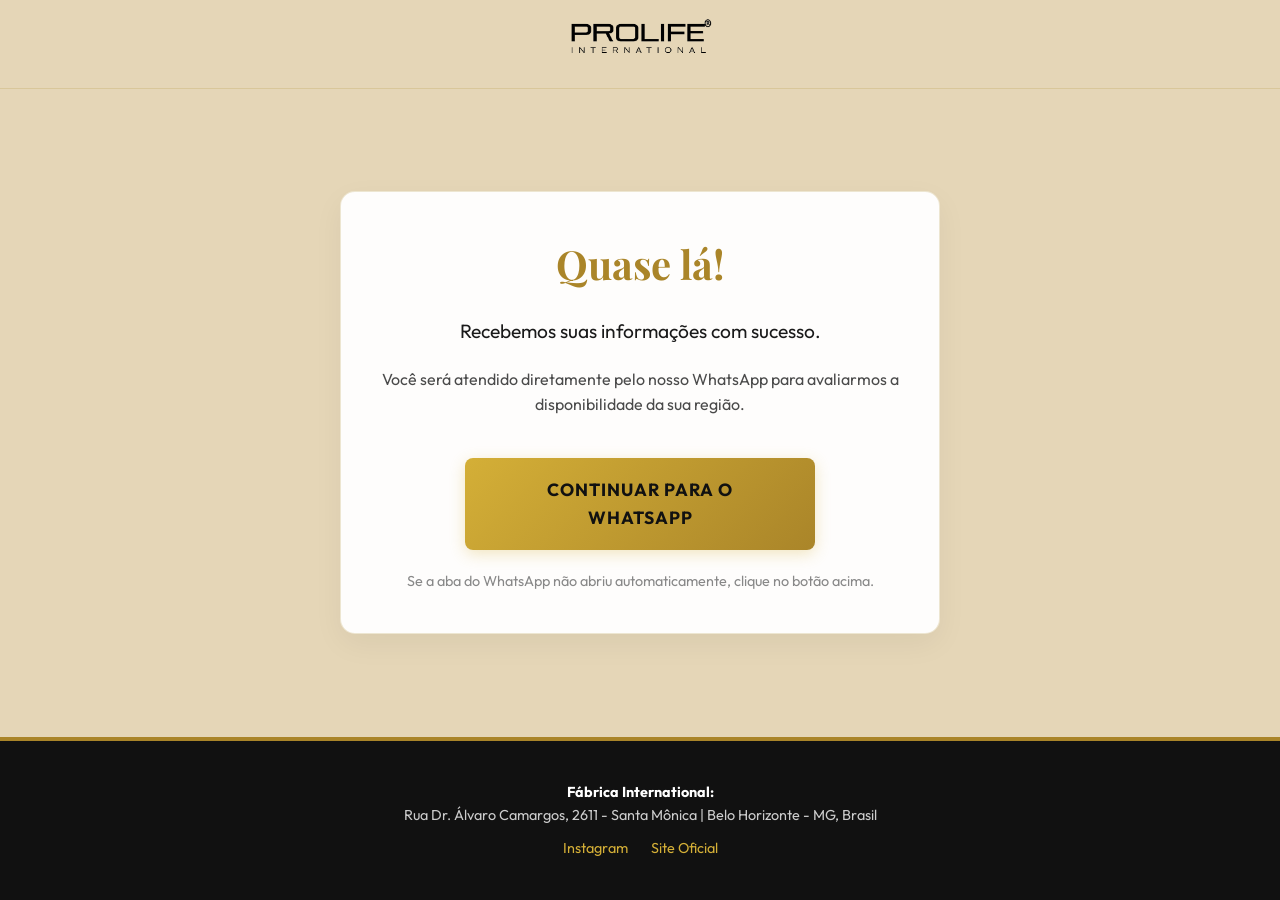
<file: obrigado.html>
<!DOCTYPE html>
<html lang="pt-BR">
<head>
    <!-- Google Tag Manager -->
    <script>(function(w,d,s,l,i){w[l]=w[l]||[];w[l].push({'gtm.start':
    new Date().getTime(),event:'gtm.js'});var f=d.getElementsByTagName(s)[0],
    j=d.createElement(s),dl=l!='dataLayer'?'&l='+l:'';j.async=true;j.src=
    'https://www.googletagmanager.com/gtm.js?id='+i+dl;f.parentNode.insertBefore(j,f);
    })(window,document,'script','dataLayer','GTM-KDRXJK3D');</script>
    <!-- End Google Tag Manager -->
    <meta charset="UTF-8">
    <meta name="viewport" content="width=device-width, initial-scale=1.0">
    <title>Obrigado – Prolife International</title>
    <meta name="description" content="Obrigado pelo seu interesse.">
    <link rel="preconnect" href="https://fonts.googleapis.com">
    <link rel="preconnect" href="https://fonts.gstatic.com" crossorigin>
    <link href="https://fonts.googleapis.com/css2?family=Outfit:wght@300;400;600&family=Playfair+Display:ital,wght@0,400;0,600;0,700;1,400&display=swap" rel="stylesheet">
    <link rel="stylesheet" href="styles.css?v=17">
</head>
<body style="background: var(--bg-dark); min-height: 100vh; display: flex; flex-direction: column;">
    <!-- Google Tag Manager (noscript) -->
    <noscript><iframe src="https://www.googletagmanager.com/ns.html?id=GTM-KDRXJK3D"
    height="0" width="0" style="display:none;visibility:hidden"></iframe></noscript>
    <!-- End Google Tag Manager (noscript) -->

    <header>
        <div class="container">
            <img alt="Prolife International" src="img/Logo%20letras%20pretas.png" class="logo-img">
        </div>
    </header>

    <main style="flex: 1; display: flex; align-items: center; justify-content: center; text-align: center; padding: 40px 20px;">
        <div class="form-wrapper" style="max-width: 600px; margin: 0 auto;">
            <h1 style="font-family: var(--font-serif); color: var(--gold-primary); font-size: 2.5rem; margin-bottom: 20px;">Quase lá!</h1>
            <p style="font-size: 1.2rem; color: var(--text-light); margin-bottom: 20px;">Recebemos suas informações com sucesso.</p>
            <p style="color: var(--text-dim); margin-bottom: 40px;">Você será atendido diretamente pelo nosso WhatsApp para avaliarmos a disponibilidade da sua região.</p>
            
            <a href="https://api.whatsapp.com/send?phone=553198901349" id="wa-btn" class="btn-cta" style="width: 100%; max-width: 350px;">Continuar para o WhatsApp</a>
            <p style="margin-top: 20px; font-size: 0.9rem; color: #888;">Se a aba do WhatsApp não abriu automaticamente, clique no botão acima.</p>
        </div>
    </main>

    <footer style="margin-top: auto;">
        <div class="container" style="display: flex; align-items: center; justify-content: center; flex-wrap: wrap; gap: 20px;">
            <div class="footer-content" style="text-align: center;">
                <p><strong>Fábrica International:</strong><br>
                Rua Dr. Álvaro Camargos, 2611 - Santa Mônica | Belo Horizonte - MG, Brasil</p>
                <div style="margin-top: 10px;">
                    <a href="https://www.instagram.com/prolife_international/" target="_blank">Instagram</a>
                    <a href="https://www.prolifeinternational.com.br" target="_blank">Site Oficial</a>
                </div>
            </div>
        </div>
    </footer>

    <script>
        document.addEventListener('DOMContentLoaded', function() {
            var waLink = localStorage.getItem('wa_link');
            if (waLink) {
                // Atualiza o link do botão
                document.getElementById('wa-btn').href = waLink;
                
                // Redireciona automaticamente após 3 segundos
                setTimeout(function() {
                    window.location.href = waLink;
                }, 3000);
            }
        });
    </script>
</body>
</html>
</file>
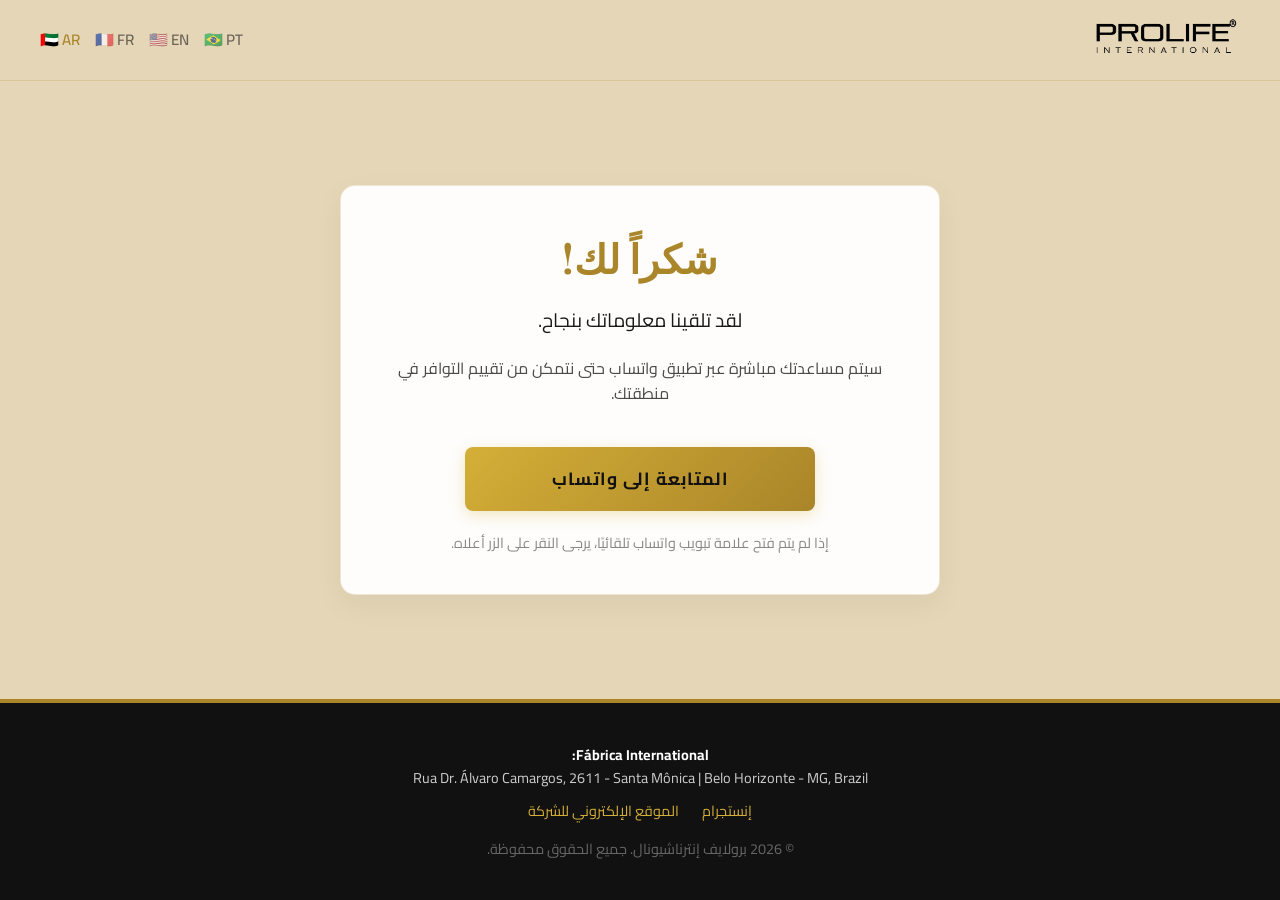
<file: ar/obrigado.html>
<!DOCTYPE html>
<html lang="ar" dir="rtl">
<head>
    <!-- Google Tag Manager -->
    <script>(function(w,d,s,l,i){w[l]=w[l]||[];w[l].push({'gtm.start':
    new Date().getTime(),event:'gtm.js'});var f=d.getElementsByTagName(s)[0],
    j=d.createElement(s),dl=l!='dataLayer'?'&l='+l:'';j.async=true;j.src=
    'https://www.googletagmanager.com/gtm.js?id='+i+dl;f.parentNode.insertBefore(j,f);
    })(window,document,'script','dataLayer','GTM-KDRXJK3D');</script>
    <!-- End Google Tag Manager -->
    
    <meta charset="UTF-8">
    <meta name="viewport" content="width=device-width, initial-scale=1.0">
    <title>شكراً لك – برولايف إنترناشيونال</title>
    
    <!-- Google Fonts -->
    <link rel="preconnect" href="https://fonts.googleapis.com">
    <link rel="preconnect" href="https://fonts.gstatic.com" crossorigin>
    <link href="https://fonts.googleapis.com/css2?family=Outfit:wght@300;400;600&family=Playfair+Display:ital,wght@0,400;0,600;0,700;1,400&family=Cairo:wght@400;600;700&display=swap" rel="stylesheet">
    
    <link rel="stylesheet" href="../styles.css?v=18">
    <style>
        body { font-family: 'Cairo', 'Outfit', sans-serif; }
    </style>
</head>
<body style="display: flex; flex-direction: column; min-height: 100vh;">
    <!-- Google Tag Manager (noscript) -->
    <noscript><iframe src="https://www.googletagmanager.com/ns.html?id=GTM-KDRXJK3D"
    height="0" width="0" style="display:none;visibility:hidden"></iframe></noscript>
    <!-- End Google Tag Manager (noscript) -->

    <header>
        <div class="container" style="display: flex; justify-content: space-between; align-items: center; flex-wrap: wrap; gap: 15px;">
            <img alt="Prolife International" src="../img/Logo%20letras%20pretas.png" class="logo-img">
            <div class="lang-selector">
                <a href="/" title="Português">🇧🇷 PT</a>
                <a href="/en/" title="English">🇺🇸 EN</a>
                <a href="/fr/" title="Français">🇫🇷 FR</a>
                <a href="/ar/" class="active" title="العربية">🇦🇪 AR</a>
            </div>
        </div>
    </header>

    <main style="flex: 1; display: flex; align-items: center; justify-content: center; padding: 40px 20px;">
        <div class="form-wrapper" style="max-width: 600px; text-align: center;">
            <h1 style="color: var(--gold-primary); font-family: var(--font-serif); font-size: 2.5rem; margin-bottom: 15px;">شكراً لك!</h1>
            <p style="font-size: 1.2rem; color: var(--text-light); margin-bottom: 20px;">لقد تلقينا معلوماتك بنجاح.</p>
            <p style="color: var(--text-dim); margin-bottom: 40px;">سيتم مساعدتك مباشرة عبر تطبيق واتساب حتى نتمكن من تقييم التوافر في منطقتك.</p>
            
            <a href="https://api.whatsapp.com/send?phone=553198901349" id="wa-btn" class="btn-cta" style="width: 100%; max-width: 350px;">المتابعة إلى واتساب</a>
            <p style="margin-top: 20px; font-size: 0.9rem; color: #888;">إذا لم يتم فتح علامة تبويب واتساب تلقائيًا، يرجى النقر على الزر أعلاه.</p>
        </div>
    </main>

    <footer style="margin-top: auto;">
        <div class="container" style="display: flex; align-items: center; justify-content: center; flex-wrap: wrap; gap: 20px;">
            <div class="footer-content" style="text-align: center;">
                <p><strong>Fábrica International:</strong><br>
                Rua Dr. Álvaro Camargos, 2611 - Santa Mônica | Belo Horizonte - MG, Brazil</p>
                <div style="margin-top: 10px;">
                    <a href="https://www.instagram.com/prolife_international/" target="_blank">إنستجرام</a>
                    <a href="https://prolifebrazil.com/" target="_blank">الموقع الإلكتروني للشركة</a>
                </div>
                <p style="margin-top: 15px; font-size: 0.9rem; color: #666;">© 2026 برولايف إنترناشيونال. جميع الحقوق محفوظة.</p>
            </div>
        </div>
    </footer>

    <script>
        document.addEventListener('DOMContentLoaded', function() {
            var waLink = localStorage.getItem('wa_link');
            if (waLink) {
                // Atualiza o link do botão
                document.getElementById('wa-btn').href = waLink;
                
                // Redireciona automatiquement après 3 secondes
                setTimeout(function() {
                    window.location.href = waLink;
                }, 3000);
            }
        });
    </script>
</body>
</html>
</file>
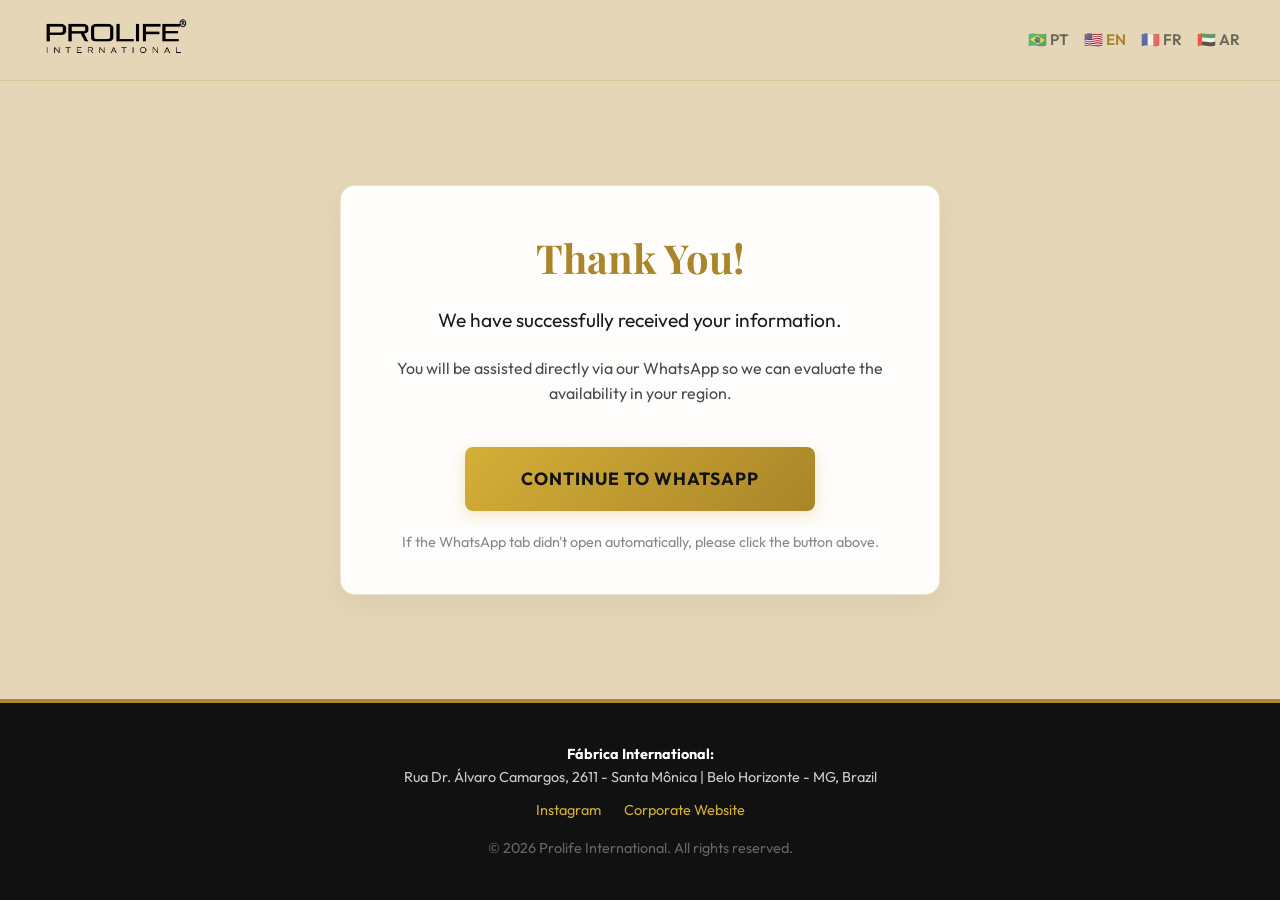
<file: en/obrigado.html>
<!DOCTYPE html>
<html lang="en">
<head>
    <!-- Google Tag Manager -->
    <script>(function(w,d,s,l,i){w[l]=w[l]||[];w[l].push({'gtm.start':
    new Date().getTime(),event:'gtm.js'});var f=d.getElementsByTagName(s)[0],
    j=d.createElement(s),dl=l!='dataLayer'?'&l='+l:'';j.async=true;j.src=
    'https://www.googletagmanager.com/gtm.js?id='+i+dl;f.parentNode.insertBefore(j,f);
    })(window,document,'script','dataLayer','GTM-KDRXJK3D');</script>
    <!-- End Google Tag Manager -->
    
    <meta charset="UTF-8">
    <meta name="viewport" content="width=device-width, initial-scale=1.0">
    <title>Thank You – Prolife International</title>
    
    <!-- Google Fonts -->
    <link rel="preconnect" href="https://fonts.googleapis.com">
    <link rel="preconnect" href="https://fonts.gstatic.com" crossorigin>
    <link href="https://fonts.googleapis.com/css2?family=Outfit:wght@300;400;600&family=Playfair+Display:ital,wght@0,400;0,600;0,700;1,400&display=swap" rel="stylesheet">
    
    <link rel="stylesheet" href="../styles.css?v=18">
</head>
<body style="display: flex; flex-direction: column; min-height: 100vh;">
    <!-- Google Tag Manager (noscript) -->
    <noscript><iframe src="https://www.googletagmanager.com/ns.html?id=GTM-KDRXJK3D"
    height="0" width="0" style="display:none;visibility:hidden"></iframe></noscript>
    <!-- End Google Tag Manager (noscript) -->

    <header>
        <div class="container" style="display: flex; justify-content: space-between; align-items: center; flex-wrap: wrap; gap: 15px;">
            <img alt="Prolife International" src="../img/Logo%20letras%20pretas.png" class="logo-img">
            <div class="lang-selector">
                <a href="/" title="Português">🇧🇷 PT</a>
                <a href="/en/" class="active" title="English">🇺🇸 EN</a>
                <a href="/fr/" title="Français">🇫🇷 FR</a>
                <a href="/ar/" title="العربية">🇦🇪 AR</a>
            </div>
        </div>
    </header>

    <main style="flex: 1; display: flex; align-items: center; justify-content: center; padding: 40px 20px;">
        <div class="form-wrapper" style="max-width: 600px; text-align: center;">
            <h1 style="color: var(--gold-primary); font-family: var(--font-serif); font-size: 2.5rem; margin-bottom: 15px;">Thank You!</h1>
            <p style="font-size: 1.2rem; color: var(--text-light); margin-bottom: 20px;">We have successfully received your information.</p>
            <p style="color: var(--text-dim); margin-bottom: 40px;">You will be assisted directly via our WhatsApp so we can evaluate the availability in your region.</p>
            
            <a href="https://api.whatsapp.com/send?phone=553198901349" id="wa-btn" class="btn-cta" style="width: 100%; max-width: 350px;">Continue to WhatsApp</a>
            <p style="margin-top: 20px; font-size: 0.9rem; color: #888;">If the WhatsApp tab didn't open automatically, please click the button above.</p>
        </div>
    </main>

    <footer style="margin-top: auto;">
        <div class="container" style="display: flex; align-items: center; justify-content: center; flex-wrap: wrap; gap: 20px;">
            <div class="footer-content" style="text-align: center;">
                <p><strong>Fábrica International:</strong><br>
                Rua Dr. Álvaro Camargos, 2611 - Santa Mônica | Belo Horizonte - MG, Brazil</p>
                <div style="margin-top: 10px;">
                    <a href="https://www.instagram.com/prolife_international/" target="_blank">Instagram</a>
                    <a href="https://prolifebrazil.com/" target="_blank">Corporate Website</a>
                </div>
                <p style="margin-top: 15px; font-size: 0.9rem; color: #666;">© 2026 Prolife International. All rights reserved.</p>
            </div>
        </div>
    </footer>

    <script>
        document.addEventListener('DOMContentLoaded', function() {
            var waLink = localStorage.getItem('wa_link');
            if (waLink) {
                // Atualiza o link do botão
                document.getElementById('wa-btn').href = waLink;
                
                // Redireciona automaticamente após 3 segundos
                setTimeout(function() {
                    window.location.href = waLink;
                }, 3000);
            }
        });
    </script>
</body>
</html>
</file>
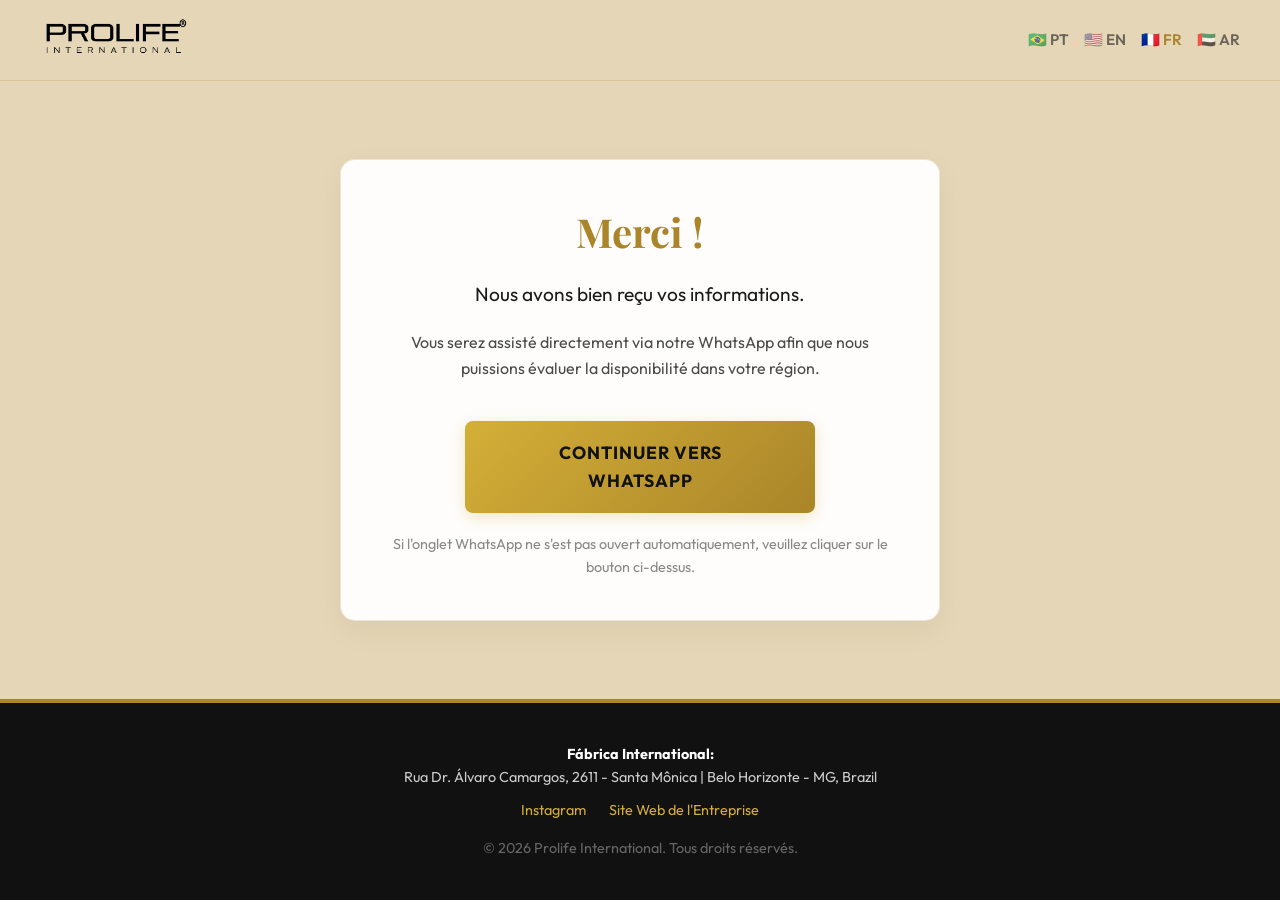
<file: fr/obrigado.html>
<!DOCTYPE html>
<html lang="fr">
<head>
    <!-- Google Tag Manager -->
    <script>(function(w,d,s,l,i){w[l]=w[l]||[];w[l].push({'gtm.start':
    new Date().getTime(),event:'gtm.js'});var f=d.getElementsByTagName(s)[0],
    j=d.createElement(s),dl=l!='dataLayer'?'&l='+l:'';j.async=true;j.src=
    'https://www.googletagmanager.com/gtm.js?id='+i+dl;f.parentNode.insertBefore(j,f);
    })(window,document,'script','dataLayer','GTM-KDRXJK3D');</script>
    <!-- End Google Tag Manager -->
    
    <meta charset="UTF-8">
    <meta name="viewport" content="width=device-width, initial-scale=1.0">
    <title>Merci – Prolife International</title>
    
    <!-- Google Fonts -->
    <link rel="preconnect" href="https://fonts.googleapis.com">
    <link rel="preconnect" href="https://fonts.gstatic.com" crossorigin>
    <link href="https://fonts.googleapis.com/css2?family=Outfit:wght@300;400;600&family=Playfair+Display:ital,wght@0,400;0,600;0,700;1,400&display=swap" rel="stylesheet">
    
    <link rel="stylesheet" href="../styles.css?v=18">
</head>
<body style="display: flex; flex-direction: column; min-height: 100vh;">
    <!-- Google Tag Manager (noscript) -->
    <noscript><iframe src="https://www.googletagmanager.com/ns.html?id=GTM-KDRXJK3D"
    height="0" width="0" style="display:none;visibility:hidden"></iframe></noscript>
    <!-- End Google Tag Manager (noscript) -->

    <header>
        <div class="container" style="display: flex; justify-content: space-between; align-items: center; flex-wrap: wrap; gap: 15px;">
            <img alt="Prolife International" src="../img/Logo%20letras%20pretas.png" class="logo-img">
            <div class="lang-selector">
                <a href="/" title="Português">🇧🇷 PT</a>
                <a href="/en/" title="English">🇺🇸 EN</a>
                <a href="/fr/" class="active" title="Français">🇫🇷 FR</a>
                <a href="/ar/" title="العربية">🇦🇪 AR</a>
            </div>
        </div>
    </header>

    <main style="flex: 1; display: flex; align-items: center; justify-content: center; padding: 40px 20px;">
        <div class="form-wrapper" style="max-width: 600px; text-align: center;">
            <h1 style="color: var(--gold-primary); font-family: var(--font-serif); font-size: 2.5rem; margin-bottom: 15px;">Merci !</h1>
            <p style="font-size: 1.2rem; color: var(--text-light); margin-bottom: 20px;">Nous avons bien reçu vos informations.</p>
            <p style="color: var(--text-dim); margin-bottom: 40px;">Vous serez assisté directement via notre WhatsApp afin que nous puissions évaluer la disponibilité dans votre région.</p>
            
            <a href="https://api.whatsapp.com/send?phone=553198901349" id="wa-btn" class="btn-cta" style="width: 100%; max-width: 350px;">Continuer vers WhatsApp</a>
            <p style="margin-top: 20px; font-size: 0.9rem; color: #888;">Si l'onglet WhatsApp ne s'est pas ouvert automatiquement, veuillez cliquer sur le bouton ci-dessus.</p>
        </div>
    </main>

    <footer style="margin-top: auto;">
        <div class="container" style="display: flex; align-items: center; justify-content: center; flex-wrap: wrap; gap: 20px;">
            <div class="footer-content" style="text-align: center;">
                <p><strong>Fábrica International:</strong><br>
                Rua Dr. Álvaro Camargos, 2611 - Santa Mônica | Belo Horizonte - MG, Brazil</p>
                <div style="margin-top: 10px;">
                    <a href="https://www.instagram.com/prolife_international/" target="_blank">Instagram</a>
                    <a href="https://prolifebrazil.com/" target="_blank">Site Web de l'Entreprise</a>
                </div>
                <p style="margin-top: 15px; font-size: 0.9rem; color: #666;">© 2026 Prolife International. Tous droits réservés.</p>
            </div>
        </div>
    </footer>

    <script>
        document.addEventListener('DOMContentLoaded', function() {
            var waLink = localStorage.getItem('wa_link');
            if (waLink) {
                // Atualiza o link do botão
                document.getElementById('wa-btn').href = waLink;
                
                // Redireciona automatiquement après 3 secondes
                setTimeout(function() {
                    window.location.href = waLink;
                }, 3000);
            }
        });
    </script>
</body>
</html>
</file>
<file: styles.css>
:root {
    --bg-dark: #E5D6B7;
    --bg-darker: #dbcca9;
    --text-light: #1a1a1a;
    --text-dim: #4a4a4a;
    --gold-primary: #aa8529;
    --gold-light: #8b6b1d;
    --gold-dark: #7a5c16;
    --gold-gradient: linear-gradient(135deg, #d4af37 0%, #aa8529 100%);
    --font-sans: 'Outfit', sans-serif;
    --font-serif: 'Playfair Display', serif;
    
    --primary-color: var(--bg-dark);
    --accent-color: var(--gold-primary);
    --bg-light: #ffffff;
}

* { margin: 0; padding: 0; box-sizing: border-box; }
body { font-family: var(--font-sans); color: var(--text-light); background: var(--bg-dark); line-height: 1.6; overflow-x: hidden; }

/* Layout de Seções */
section { padding: 80px 20px; position: relative; }
.container { max-width: 1200px; margin: 0 auto; width: 100%; }
.row { display: flex; flex-wrap: wrap; margin: 0 -15px; }
.col-50 { flex: 0 0 50%; max-width: 50%; padding: 0 15px; }

header { background: rgba(229, 214, 183, 0.9); backdrop-filter: blur(10px); padding: 15px 0; text-align: center; border-bottom: 1px solid rgba(170, 133, 41, 0.2); position: sticky; top: 0; z-index: 100; }
header img { max-height: 50px; display: inline-block; }

/* Hero Banner - Gradiente dourado para preencher laterais em telas grandes */
.hero {
    background: #0f0f0f; /* Dark background */
    color: var(--text-light);
    padding: 120px 20px 80px;
    position: relative;
    overflow: hidden;
}
.hero-content {
    display: flex;
    flex-direction: column;
    align-items: center;
    gap: 40px;
}
.hero-text {
    flex: 1;
    text-align: center;
}
.hero-image {
    flex: 1;
    width: 100%;
    display: flex;
    justify-content: center;
}
.hero-image img {
    width: 100%;
    max-width: 500px;
    height: auto;
    border-radius: 12px;
    box-shadow: 0 15px 40px rgba(0,0,0,0.4);
    border: 1px solid rgba(212, 175, 55, 0.2);
}
.hero h1 { font-family: var(--font-serif); font-size: 3.2rem; margin-bottom: 20px; font-weight: 700; color: #d4af37; text-shadow: 2px 2px 8px rgba(0, 0, 0, 0.6); }
.hero p { font-size: 1.25rem; max-width: 850px; margin: 0 auto 40px; color: #e0e0e0; }

/* Botões */
.btn-cta { 
    display: inline-block; 
    background: var(--gold-gradient); 
    color: #111111; 
    padding: 18px 45px; 
    font-weight: 700; 
    text-decoration: none; 
    border-radius: 8px; 
    text-transform: uppercase; 
    font-size: 1.1rem; 
    letter-spacing: 1px; 
    transition: all 0.3s ease; 
    box-shadow: 0 4px 15px rgba(212, 175, 55, 0.3); 
    border: none; 
    cursor: pointer; 
    text-align: center; 
}
.btn-cta:hover { 
    transform: scale(1.02); 
    box-shadow: 0 8px 25px rgba(212, 175, 55, 0.5); 
    background: #ffffff; 
    color: #111111; 
}

/* Bloco de Investimento Inicial */
.investimento-box { background: var(--bg-light); text-align: center; border-bottom: 2px solid var(--accent-color); border-top: 1px solid rgba(170, 133, 41, 0.1); padding: 80px 20px; }
.investimento-box h3 { font-family: var(--font-serif); font-size: 2rem; color: var(--text-light); margin-bottom: 10px; }
.tag-valor { display: inline-block; background: #111111; color: var(--gold-light); padding: 8px 20px; border-radius: 8px; font-size: 1.1em; font-weight: 800; margin: 0 5px; box-shadow: 0 8px 20px rgba(0,0,0,0.15); border: none; }
.investimento-box p { color: var(--text-dim); font-size: 1.1rem; max-width: 800px; margin: 0 auto; }

/* Benefícios (Grid flex) */
.beneficios { background: var(--bg-darker); border-bottom: 1px solid rgba(170, 133, 41, 0.1); padding: 80px 20px; }
.beneficios h2 { font-family: var(--font-serif); font-size: 2.5rem; color: var(--gold-primary); margin-bottom: 40px; text-align: center; }
.beneficios .row { display: flex; flex-wrap: wrap; justify-content: center; gap: 20px; }
.beneficio-card { background: rgba(255, 255, 255, 0.8); padding: 25px 20px; border-radius: 8px; border-left: 3px solid var(--accent-color); transition: transform 0.3s ease; flex: 1 1 calc(33.333% - 20px); min-width: 250px; display: flex; align-items: center; justify-content: center; text-align: center; box-shadow: 0 4px 15px rgba(0,0,0,0.05); }
.beneficio-card:hover { transform: translateY(-5px); background: #ffffff; border-color: var(--gold-light); box-shadow: 0 8px 20px rgba(0,0,0,0.1); }
.beneficio-card h4 { font-size: 1.1rem; color: var(--text-light); }

/* Produtos / Carros-chefes */
.produtos-section { background: #faf9f5; border-top: 1px solid rgba(170, 133, 41, 0.1); }
.produtos-section h2 { font-family: var(--font-serif); font-size: 2.5rem; color: var(--gold-primary); margin-bottom: 40px; text-align: center; }
.produtos-section .row { display: grid; grid-template-columns: repeat(auto-fit, minmax(280px, 1fr)); gap: 30px; padding: 0 10px; }
.produto-card-wrapper { display: flex; }
.produto-card { background: #ffffff; border: none; border-radius: 8px; padding: 30px 20px; text-align: center; width: 100%; transition: all 0.3s ease; display: flex; flex-direction: column; box-shadow: 0 4px 15px rgba(0, 0, 0, 0.05); }
.produto-card:hover { transform: translateY(-8px); box-shadow: 0 15px 35px rgba(170, 133, 41, 0.15); }
.produto-img { width: 100%; height: 220px; object-fit: contain; margin-bottom: 20px; transition: transform 0.3s ease; filter: drop-shadow(0 5px 15px rgba(0,0,0,0.08)); }
.produto-card:hover .produto-img { transform: scale(1.05); }
.produto-card h4 { font-family: var(--font-serif); font-size: 1.4rem; color: var(--text-light); margin-bottom: 15px; }
.produto-card p { color: var(--text-dim); font-size: 0.95rem; line-height: 1.5; }

/* Suporte ao Distribuidor */
.suporte-section { background: linear-gradient(135deg, rgba(229, 214, 183, 0.9) 0%, rgba(219, 204, 169, 0.95) 100%); border-top: 1px solid rgba(170, 133, 41, 0.2); border-bottom: 1px solid rgba(170, 133, 41, 0.2); }
.suporte-box { background: rgba(255, 255, 255, 0.8); padding: 50px; border-radius: 15px; border: 1px solid var(--accent-color); text-align: center; box-shadow: 0 10px 30px rgba(0,0,0,0.05); }
.suporte-box h2 { font-family: var(--font-serif); color: var(--gold-primary); font-size: 2.5rem; margin-bottom: 15px; }
.suporte-box p.destaque { color: var(--text-dim); font-size: 1.15rem; margin-bottom: 40px; max-width: 800px; margin-left: auto; margin-right: auto; }
.suporte-grid { display: flex; flex-wrap: wrap; gap: 15px; justify-content: center; }
.suporte-item { background: var(--bg-dark); padding: 20px; border-radius: 8px; font-weight: 600; color: var(--text-light); flex: 1 1 calc(33.333% - 15px); min-width: 220px; display: flex; align-items: center; justify-content: center; gap: 10px; border: 1px solid rgba(170, 133, 41, 0.2); transition: all 0.3s; }
.suporte-item:hover { border-color: var(--gold-primary); color: var(--gold-light); transform: translateY(-3px); background: #ffffff; box-shadow: 0 5px 15px rgba(0,0,0,0.05); }

/* Segurança Operacional */
.seguranca-section { background: var(--bg-darker); color: var(--text-light); border-bottom: 1px solid rgba(170, 133, 41, 0.1); }
.seguranca-section h2 { font-family: var(--font-serif); color: var(--gold-primary); font-size: 2.2rem; margin-bottom: 15px; }
.seguranca-section h3 { font-size: 1.1rem; color: var(--text-dim); font-weight: 400; line-height: 1.5; }
.list-seguranca { list-style: none; margin-top: 30px; }
.list-seguranca li { margin-bottom: 20px; font-size: 1.1rem; display: flex; align-items: flex-start; }
.list-seguranca li::before { content: "✓"; color: #ffffff; background: var(--gold-gradient); width: 24px; height: 24px; display: inline-flex; align-items: center; justify-content: center; border-radius: 50%; font-weight: bold; margin-right: 15px; font-size: 1rem; flex-shrink: 0; margin-top: 3px; }

.box-fabrica { background: rgba(255, 255, 255, 0.8); padding: 50px 40px; border-radius: 15px; text-align: center; border: 1px dashed var(--accent-color); box-shadow: 0 10px 30px rgba(0,0,0,0.05); width: 100%; max-width: 450px; }
.box-fabrica p.titulo { color: var(--gold-primary); font-weight: 700; font-size: 1.2rem; letter-spacing: 1px; }
.box-fabrica p.desc { font-size: 1rem; margin-top: 15px; color: var(--text-dim); }

/* Formulário de Captura Inteligente */
.form-section { background: var(--bg-light); position: relative; }
.form-section::before { content: ''; position: absolute; top: 0; left: 0; width: 100%; height: 100%; background: url('img/foto%20salao.webp') no-repeat center center/cover; opacity: 0.05; pointer-events: none; }
.form-wrapper { background: rgba(255, 255, 255, 0.95); padding: 40px; border-radius: 15px; color: var(--text-light); box-shadow: 0 10px 30px rgba(0,0,0,0.05); border: 1px solid rgba(170, 133, 41, 0.2); }
.form-group { margin-bottom: 20px; }
.form-group input, .form-group select { width: 100%; padding: 18px 20px; border: 1px solid rgba(0,0,0,0.1); background: var(--bg-dark); color: var(--text-light); border-radius: 8px; font-size: 1rem; font-family: var(--font-sans); transition: all 0.3s ease; }
.form-group input:focus, .form-group select:focus { outline: none; border-color: var(--gold-primary); background: #ffffff; box-shadow: 0 0 8px rgba(212, 175, 55, 0.3); }
.form-group input::placeholder { color: #888; }
.form-group label { display: block; margin-bottom: 8px; font-size: 0.95rem; color: var(--text-dim); }

/* Footer - Mantendo escuro para dar contraste final e combinar com o selo */
footer { background: #111111; color: #cccccc; padding: 40px 20px; font-size: 0.9rem; border-top: 4px solid var(--accent-color); }
footer a { color: #d4af37; text-decoration: none; margin: 0 10px; transition: color 0.3s ease; }
footer a:hover { color: #f3e5ab; }
footer strong { color: #ffffff; }

@media(max-width: 768px) {
    .col-50 { flex: 0 0 100%; max-width: 100%; margin-bottom: 20px; }
    .hero h1 { font-size: 2.2rem; }
    .investimento-box h3 { font-size: 1.5rem; }
    .beneficio-card, .produto-card-wrapper, .suporte-item { flex: 0 0 100%; max-width: 100%; }
    .suporte-box { padding: 30px 20px; }
    .box-fabrica { margin-top: 40px; }
    .form-wrapper { padding: 30px 20px; }
}

@media(min-width: 769px) {
    .hero {
        background: radial-gradient(circle at left, #1a1a1a 0%, #0a0a0a 100%);
        padding: 140px 20px 100px;
    }
    .hero-content {
        flex-direction: row;
        justify-content: space-between;
        gap: 60px;
    }
    .hero-text {
        text-align: left;
    }
    .hero-image {
        justify-content: flex-end;
    }
    .hero-image img {
        max-width: 450px; /* Reduced image size for better proportion */
        width: 100%;
    }
}

/* Language Selector */
.lang-selector {
    display: flex;
    gap: 15px;
    align-items: center;
}
.lang-selector a {
    text-decoration: none;
    color: var(--text-light);
    font-weight: 600;
    font-size: 0.95rem;
    transition: color 0.3s ease;
    opacity: 0.6;
}
.lang-selector a:hover, .lang-selector a.active {
    color: var(--gold-primary);
    opacity: 1;
}

/* RTL Support for Arabic */
[dir="rtl"] {
    text-align: right;
}
[dir="rtl"] .row {
    flex-direction: row-reverse;
}
[dir="rtl"] .form-group label {
    display: block;
    text-align: right;
}
[dir="rtl"] .radio-group label {
    flex-direction: row-reverse;
    justify-content: flex-end;
}
[dir="rtl"] .suporte-item {
    text-align: right;
}
[dir="rtl"] .beneficio-card {
    text-align: right;
}
[dir="rtl"] .list-seguranca li {
    padding-left: 0;
    padding-right: 25px;
}
[dir="rtl"] .list-seguranca li::before {
    left: auto;
    right: 0;
}
[dir="rtl"] .form-group input[type="checkbox"] {
    margin-right: 0;
    margin-left: 10px;
}
</file>
